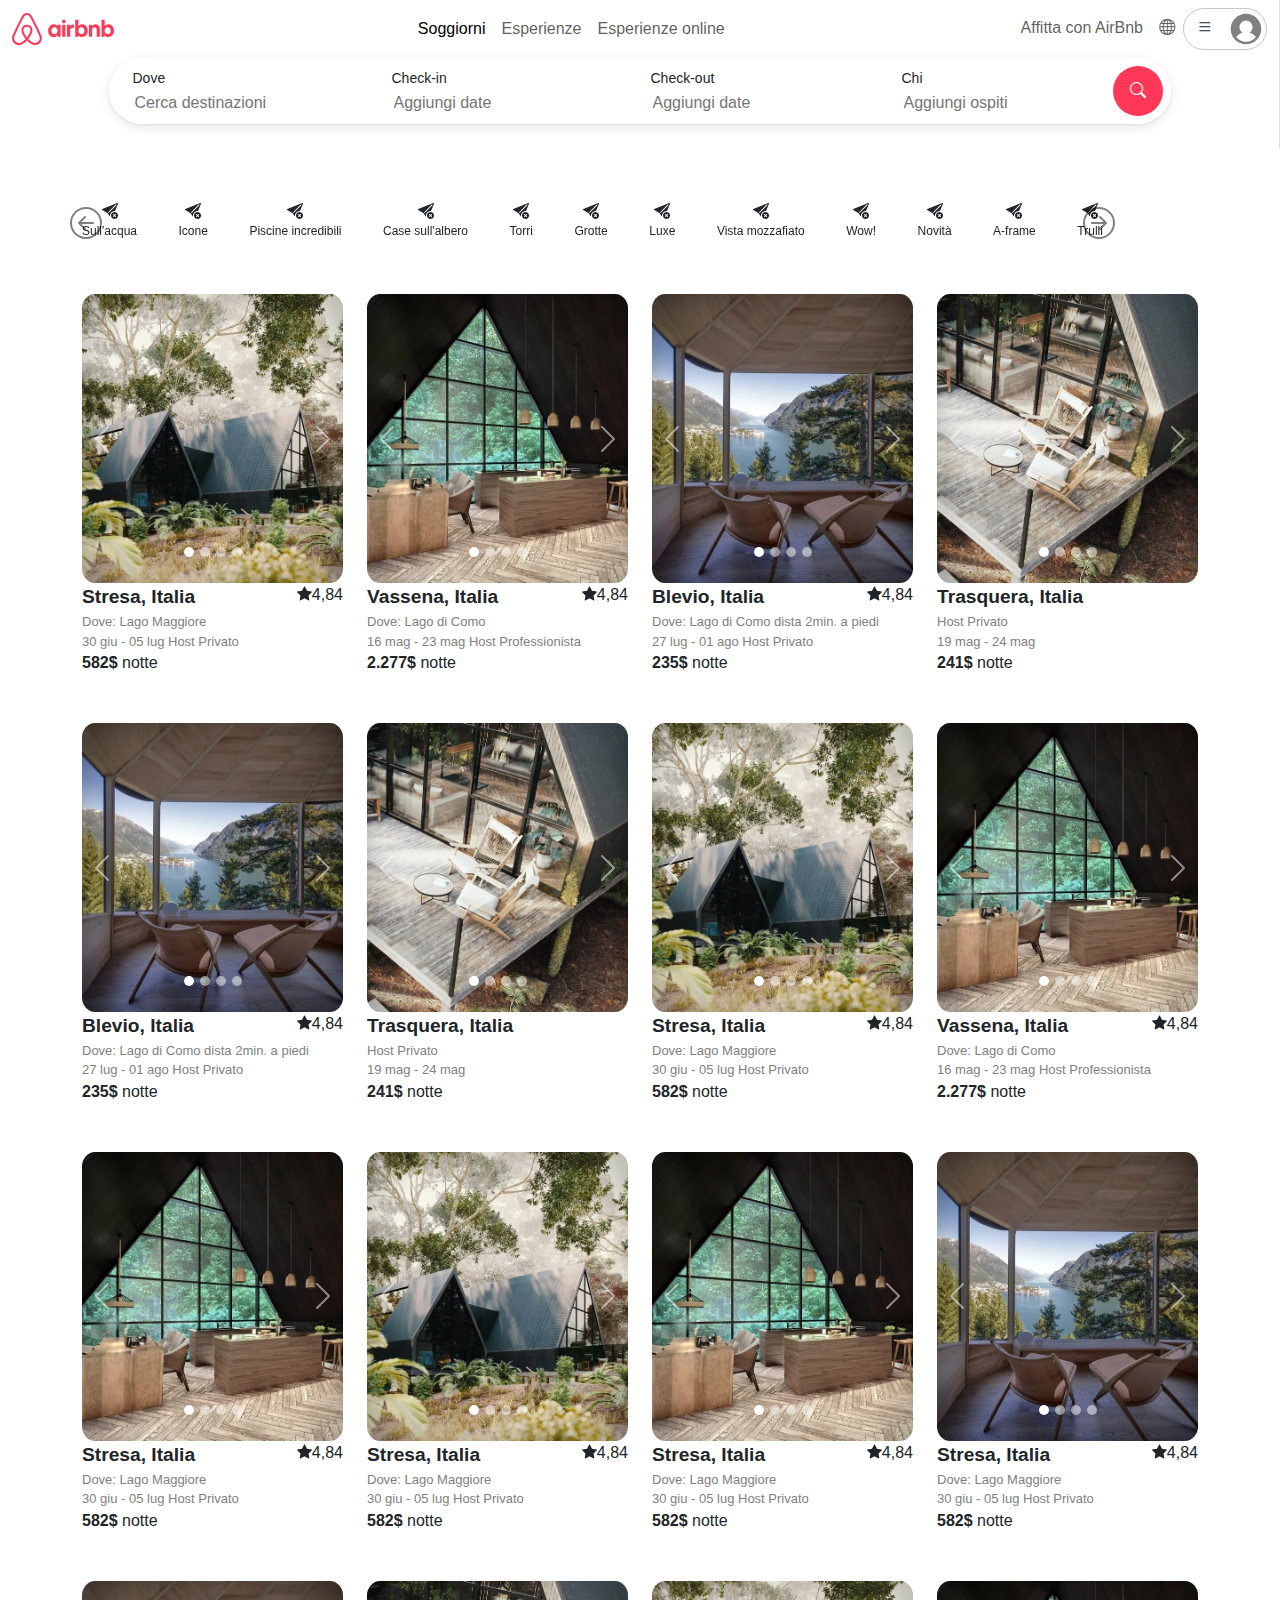
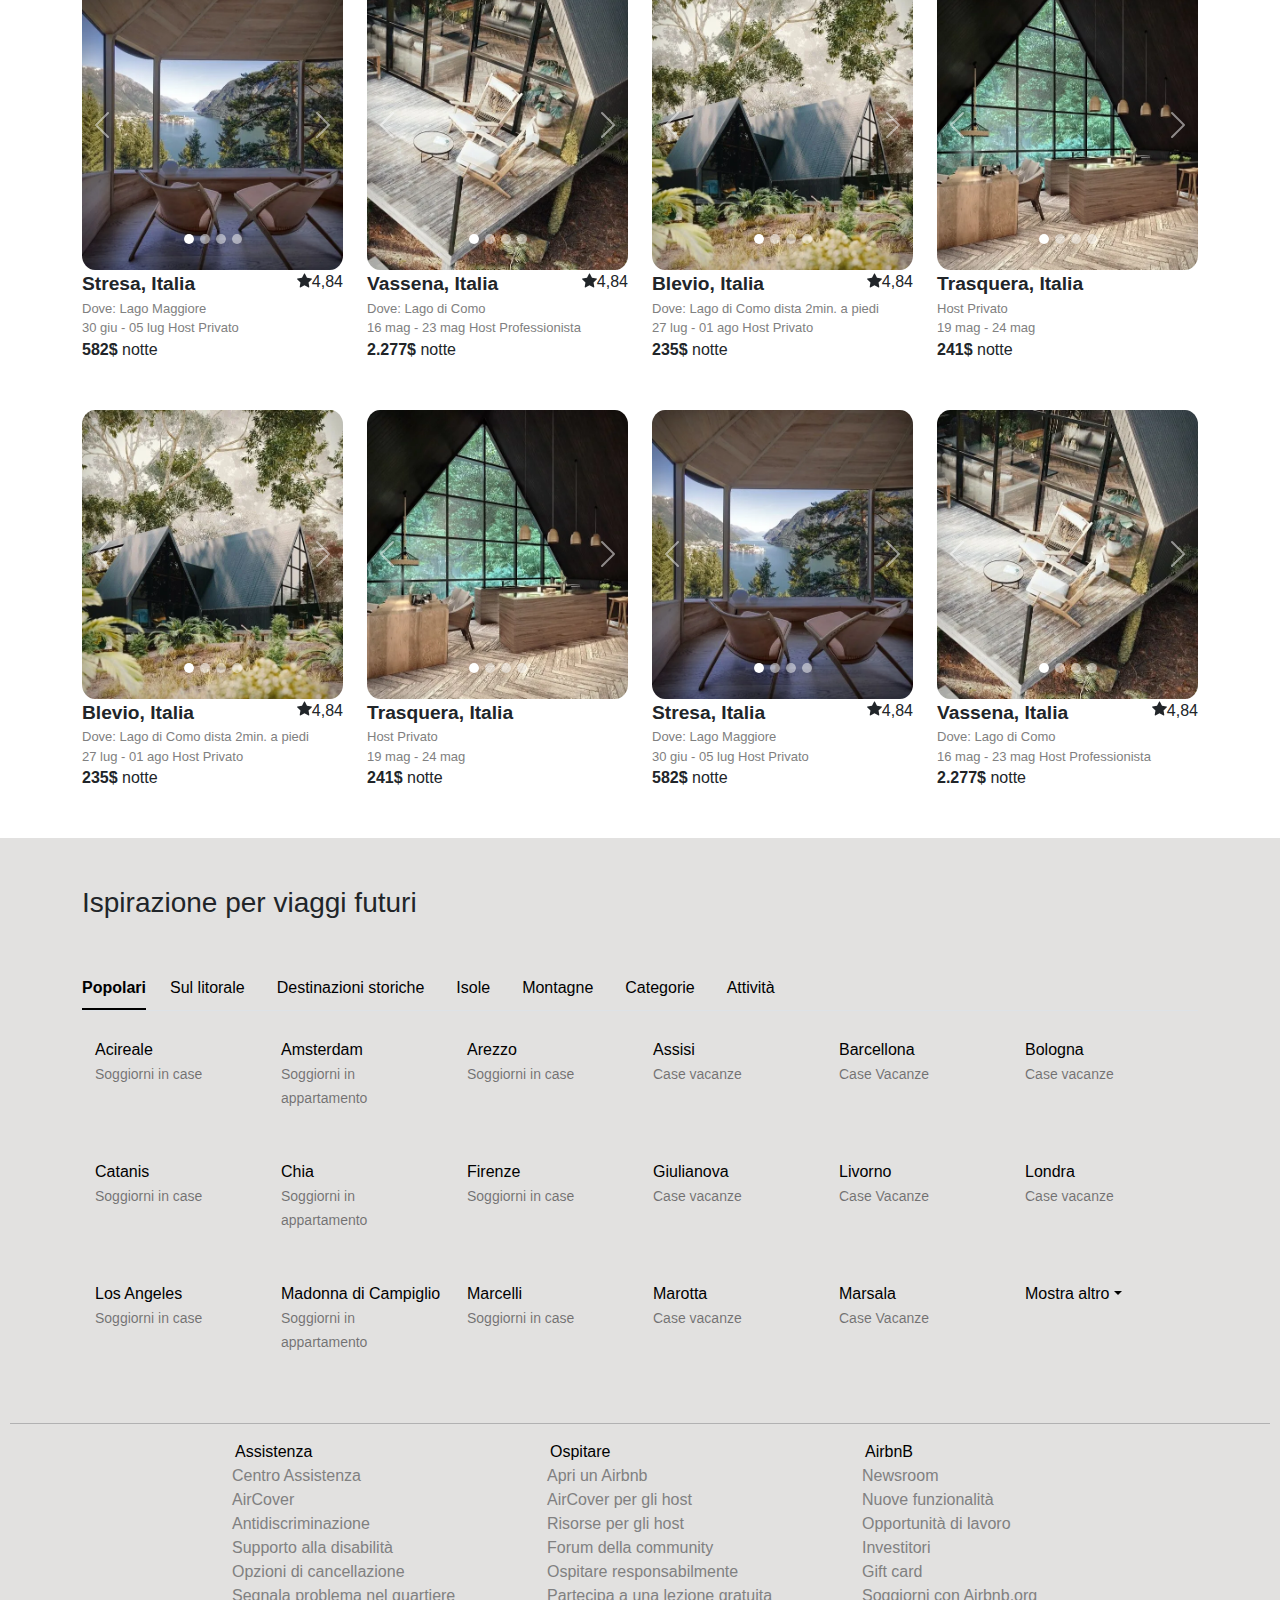
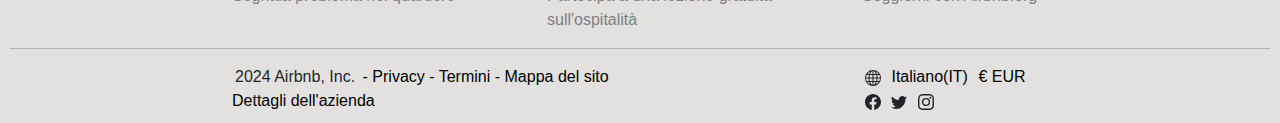
<file: index2Pag.html>
<!doctype html>
<html lang="en">

<head>
  <meta charset="utf-8">
  <meta name="viewport" content="width=device-width, initial-scale=1">
  <title>AirBnb Clone</title>
  <link href="https://cdn.jsdelivr.net/npm/bootstrap@5.3.3/dist/css/bootstrap.min.css" rel="stylesheet"
    integrity="sha384-QWTKZyjpPEjISv5WaRU9OFeRpok6YctnYmDr5pNlyT2bRjXh0JMhjY6hW+ALEwIH" crossorigin="anonymous">
  <link rel="stylesheet" href="https://cdn.jsdelivr.net/npm/bootstrap-icons@1.11.3/font/bootstrap-icons.min.css">
  <link rel="stylesheet" href="./assets/css/style.css">
</head>

<body class="pagina-2">
  <div class="header-wrapper fixed-top bg-white ">
    <header id="mobile-header" class="d-lg-none d-flex justify-content-between p-3 ">
      <div class="fake-form w-100 d-flex rounded-pill px-2 py-1">
        <button type="button" class="btn e rounded-circle"><i
          class="bi bi-search "></i></button>
        <div class="fakeinput-wrapper d-flex flex-column">
          <span class="fake-label"><small>Dove si va?</small></span>
          <span class="fake-input"><small><small>Ovunque...</small></small></span>
        </div>
      </div>
      <a href="#" class="btn mobile-settings rounded-circle p-2 border border-secondary"><i class="bi bi-sliders"></i></a>
    </header>
    <header class="border-end d-none d-lg-block">
      <nav class="navbar navbar-expand-lg ">
        <div class="container-fluid">

          <button class="navbar-toggler" type="button" data-bs-toggle="collapse"
            data-bs-target="#navbarSupportedContent" aria-controls="navbarSupportedContent" aria-expanded="false"
            aria-label="Toggle navigation">
            <span class="navbar-toggler-icon"></span>
          </button>
          <div class="collapse navbar-collapse justify-content-between">
            <a class="navbar-brand" href="/Nuova-cartella_progettoM3/indexHome.html">
              <svg width="102" height="32" style="display:block">
                <path
                  d="M29.3864 22.7101C29.2429 22.3073 29.0752 21.9176 28.9157 21.5565C28.6701 21.0011 28.4129 20.4446 28.1641 19.9067L28.1444 19.864C25.9255 15.0589 23.5439 10.1881 21.0659 5.38701L20.9607 5.18316C20.7079 4.69289 20.4466 4.18596 20.1784 3.68786C19.8604 3.0575 19.4745 2.4636 19.0276 1.91668C18.5245 1.31651 17.8956 0.833822 17.1853 0.502654C16.475 0.171486 15.7005 -9.83959e-05 14.9165 4.23317e-08C14.1325 9.84805e-05 13.3581 0.171877 12.6478 0.503224C11.9376 0.834571 11.3088 1.31742 10.8059 1.91771C10.3595 2.46476 9.97383 3.05853 9.65572 3.68858C9.38521 4.19115 9.12145 4.70278 8.8664 5.19757L8.76872 5.38696C6.29061 10.1884 3.90903 15.0592 1.69015 19.8639L1.65782 19.9338C1.41334 20.463 1.16057 21.0102 0.919073 21.5563C0.75949 21.9171 0.592009 22.3065 0.448355 22.7103C0.0369063 23.8104 -0.094204 24.9953 0.0668098 26.1585C0.237562 27.334 0.713008 28.4447 1.44606 29.3804C2.17911 30.3161 3.14434 31.0444 4.24614 31.4932C5.07835 31.8299 5.96818 32.002 6.86616 32C7.14824 31.9999 7.43008 31.9835 7.71027 31.9509C8.846 31.8062 9.94136 31.4366 10.9321 30.8639C12.2317 30.1338 13.5152 29.0638 14.9173 27.5348C16.3194 29.0638 17.6029 30.1338 18.9025 30.8639C19.8932 31.4367 20.9886 31.8062 22.1243 31.9509C22.4045 31.9835 22.6864 31.9999 22.9685 32C23.8664 32.002 24.7561 31.8299 25.5883 31.4932C26.6901 31.0444 27.6554 30.3161 28.3885 29.3804C29.1216 28.4447 29.5971 27.3341 29.7679 26.1585C29.9287 24.9952 29.7976 23.8103 29.3864 22.7101ZM14.9173 24.377C13.1816 22.1769 12.0678 20.1338 11.677 18.421C11.5169 17.7792 11.4791 17.1131 11.5656 16.4573C11.6339 15.9766 11.8105 15.5176 12.0821 15.1148C12.4163 14.6814 12.8458 14.3304 13.3374 14.0889C13.829 13.8475 14.3696 13.7219 14.9175 13.7219C15.4655 13.722 16.006 13.8476 16.4976 14.0892C16.9892 14.3307 17.4186 14.6817 17.7528 15.1151C18.0244 15.5181 18.201 15.9771 18.2693 16.4579C18.3556 17.114 18.3177 17.7803 18.1573 18.4223C17.7661 20.1349 16.6526 22.1774 14.9173 24.377ZM27.7406 25.8689C27.6212 26.6908 27.2887 27.4674 26.7762 28.1216C26.2636 28.7759 25.5887 29.2852 24.8183 29.599C24.0393 29.9111 23.1939 30.0217 22.3607 29.9205C21.4946 29.8089 20.6599 29.5239 19.9069 29.0824C18.7501 28.4325 17.5791 27.4348 16.2614 25.9712C18.3591 23.3846 19.669 21.0005 20.154 18.877C20.3723 17.984 20.4196 17.0579 20.2935 16.1475C20.1791 15.3632 19.8879 14.615 19.4419 13.9593C18.9194 13.2519 18.2378 12.6768 17.452 12.2805C16.6661 11.8842 15.798 11.6777 14.9175 11.6777C14.0371 11.6777 13.1689 11.8841 12.383 12.2803C11.5971 12.6765 10.9155 13.2515 10.393 13.9589C9.94707 14.6144 9.65591 15.3624 9.5414 16.1465C9.41524 17.0566 9.4623 17.9822 9.68011 18.8749C10.1648 20.9993 11.4748 23.384 13.5732 25.9714C12.2555 27.4348 11.0845 28.4325 9.92769 29.0825C9.17468 29.5239 8.34007 29.809 7.47395 29.9205C6.64065 30.0217 5.79525 29.9111 5.0162 29.599C4.24581 29.2852 3.57092 28.7759 3.05838 28.1217C2.54585 27.4674 2.21345 26.6908 2.09411 25.8689C1.97932 25.0334 2.07701 24.1825 2.37818 23.3946C2.49266 23.0728 2.62663 22.757 2.7926 22.3818C3.0274 21.851 3.27657 21.3115 3.51759 20.7898L3.54996 20.7197C5.75643 15.9419 8.12481 11.0982 10.5894 6.32294L10.6875 6.13283C10.9384 5.64601 11.1979 5.14267 11.4597 4.6563C11.7101 4.15501 12.0132 3.68171 12.3639 3.2444C12.6746 2.86903 13.0646 2.56681 13.5059 2.35934C13.9473 2.15186 14.4291 2.04426 14.9169 2.04422C15.4047 2.04418 15.8866 2.15171 16.3279 2.35911C16.7693 2.56651 17.1593 2.86867 17.4701 3.24399C17.821 3.68097 18.1242 4.15411 18.3744 4.65538C18.6338 5.13742 18.891 5.63623 19.1398 6.11858L19.2452 6.32315C21.7097 11.0979 24.078 15.9415 26.2847 20.7201L26.3046 20.7631C26.5498 21.2936 26.8033 21.8419 27.042 22.382C27.2082 22.7577 27.3424 23.0738 27.4566 23.3944C27.7576 24.1824 27.8553 25.0333 27.7406 25.8689Z"
                  fill="#FF3858"></path>
                <path
                  d="M41.6847 24.1196C40.8856 24.1196 40.1505 23.9594 39.4792 23.6391C38.808 23.3188 38.2327 22.8703 37.7212 22.2937C37.2098 21.7172 36.8263 21.0445 36.5386 20.3078C36.2509 19.539 36.123 18.7062 36.123 17.8093C36.123 16.9124 36.2829 16.0475 36.5705 15.2787C36.8582 14.51 37.2737 13.8373 37.7852 13.2287C38.2966 12.6521 38.9039 12.1716 39.6071 11.8513C40.3103 11.531 41.0455 11.3708 41.8765 11.3708C42.6756 11.3708 43.3788 11.531 44.0181 11.8833C44.6574 12.2037 45.1688 12.6841 45.5843 13.2927L45.6802 11.7232H48.6209V23.7992H45.6802L45.5843 22.0375C45.1688 22.6781 44.6254 23.1906 43.9222 23.575C43.2829 23.9274 42.5158 24.1196 41.6847 24.1196ZM42.4519 21.2367C43.0272 21.2367 43.5386 21.0765 44.0181 20.7882C44.4656 20.4679 44.8172 20.0515 45.1049 19.539C45.3606 19.0265 45.4884 18.4179 45.4884 17.7452C45.4884 17.0725 45.3606 16.4639 45.1049 15.9514C44.8492 15.4389 44.4656 15.0225 44.0181 14.7022C43.5706 14.3818 43.0272 14.2537 42.4519 14.2537C41.8765 14.2537 41.3651 14.4139 40.8856 14.7022C40.4382 15.0225 40.0866 15.4389 39.7989 15.9514C39.5432 16.4639 39.4153 17.0725 39.4153 17.7452C39.4153 18.4179 39.5432 19.0265 39.7989 19.539C40.0546 20.0515 40.4382 20.4679 40.8856 20.7882C41.3651 21.0765 41.8765 21.2367 42.4519 21.2367ZM53.6392 8.4559C53.6392 8.80825 53.5753 9.12858 53.4154 9.38483C53.2556 9.64109 53.0319 9.86531 52.7442 10.0255C52.4565 10.1856 52.1369 10.2497 51.8173 10.2497C51.4976 10.2497 51.178 10.1856 50.8903 10.0255C50.6026 9.86531 50.3789 9.64109 50.2191 9.38483C50.0592 9.09654 49.9953 8.80825 49.9953 8.4559C49.9953 8.10355 50.0592 7.78323 50.2191 7.52697C50.3789 7.23868 50.6026 7.04649 50.8903 6.88633C51.178 6.72617 51.4976 6.66211 51.8173 6.66211C52.1369 6.66211 52.4565 6.72617 52.7442 6.88633C53.0319 7.04649 53.2556 7.27072 53.4154 7.52697C53.5433 7.78323 53.6392 8.07152 53.6392 8.4559ZM50.2191 23.7672V11.6911H53.4154V23.7672H50.2191V23.7672ZM61.9498 14.8623V14.8943C61.79 14.8303 61.5982 14.7982 61.4383 14.7662C61.2466 14.7342 61.0867 14.7342 60.895 14.7342C60 14.7342 59.3287 14.9904 58.8812 15.535C58.4018 16.0795 58.178 16.8483 58.178 17.8413V23.7672H54.9817V11.6911H57.9223L58.0182 13.517C58.3379 12.8763 58.7214 12.3958 59.2648 12.0435C59.7762 11.6911 60.3835 11.531 61.0867 11.531C61.3105 11.531 61.5342 11.563 61.726 11.595C61.8219 11.6271 61.8858 11.6271 61.9498 11.6591V14.8623ZM63.2283 23.7672V6.72617H66.4247V13.2287C66.8722 12.6521 67.3836 12.2036 68.0229 11.8513C68.6622 11.531 69.3654 11.3388 70.1645 11.3388C70.9635 11.3388 71.6987 11.4989 72.3699 11.8193C73.0412 12.1396 73.6165 12.588 74.128 13.1646C74.6394 13.7412 75.0229 14.4139 75.3106 15.1506C75.5983 15.9194 75.7261 16.7522 75.7261 17.6491C75.7261 18.546 75.5663 19.4109 75.2787 20.1796C74.991 20.9484 74.5755 21.6211 74.064 22.2297C73.5526 22.8063 72.9453 23.2867 72.2421 23.6071C71.5389 23.9274 70.8037 24.0875 69.9727 24.0875C69.1736 24.0875 68.4704 23.9274 67.8311 23.575C67.1918 23.2547 66.6804 22.7742 66.2649 22.1656L66.169 23.7352L63.2283 23.7672ZM69.3973 21.2367C69.9727 21.2367 70.4841 21.0765 70.9635 20.7882C71.411 20.4679 71.7626 20.0515 72.0503 19.539C72.306 19.0265 72.4339 18.4179 72.4339 17.7452C72.4339 17.0725 72.306 16.4639 72.0503 15.9514C71.7626 15.4389 71.411 15.0225 70.9635 14.7022C70.5161 14.3818 69.9727 14.2537 69.3973 14.2537C68.822 14.2537 68.3106 14.4139 67.8311 14.7022C67.3836 15.0225 67.032 15.4389 66.7443 15.9514C66.4886 16.4639 66.3608 17.0725 66.3608 17.7452C66.3608 18.4179 66.4886 19.0265 66.7443 19.539C67 20.0515 67.3836 20.4679 67.8311 20.7882C68.3106 21.0765 68.822 21.2367 69.3973 21.2367ZM76.9408 23.7672V11.6911H79.8814L79.9773 13.2607C80.3289 12.6841 80.8084 12.2357 81.4157 11.8833C82.023 11.531 82.7262 11.3708 83.5253 11.3708C84.4203 11.3708 85.1874 11.595 85.8267 12.0115C86.4979 12.4279 87.0094 13.0365 87.361 13.8053C87.7126 14.574 87.9043 15.5029 87.9043 16.56V23.7992H84.708V16.9764C84.708 16.1436 84.5162 15.4709 84.1326 14.9904C83.7491 14.51 83.2376 14.2537 82.5664 14.2537C82.0869 14.2537 81.6714 14.3498 81.2878 14.574C80.9362 14.7982 80.6486 15.0865 80.4248 15.503C80.2011 15.8873 80.1052 16.3678 80.1052 16.8483V23.7672H76.9408V23.7672ZM89.5025 23.7672V6.72617H92.6989V13.2287C93.1464 12.6521 93.6578 12.2036 94.2971 11.8513C94.9364 11.531 95.6396 11.3388 96.4387 11.3388C97.2378 11.3388 97.9729 11.4989 98.6442 11.8193C99.3154 12.1396 99.8907 12.588 100.402 13.1646C100.914 13.7412 101.297 14.4139 101.585 15.1506C101.873 15.9194 102 16.7522 102 17.6491C102 18.546 101.841 19.4109 101.553 20.1796C101.265 20.9484 100.85 21.6211 100.338 22.2297C99.8268 22.8063 99.2195 23.2867 98.5163 23.6071C97.8131 23.9274 97.0779 24.0875 96.2469 24.0875C95.4478 24.0875 94.7446 23.9274 94.1053 23.575C93.466 23.2547 92.9546 22.7742 92.5391 22.1656L92.4432 23.7352L89.5025 23.7672ZM95.7035 21.2367C96.2788 21.2367 96.7903 21.0765 97.2697 20.7882C97.7172 20.4679 98.0688 20.0515 98.3565 19.539C98.6122 19.0265 98.7401 18.4179 98.7401 17.7452C98.7401 17.0725 98.6122 16.4639 98.3565 15.9514C98.1008 15.4389 97.7172 15.0225 97.2697 14.7022C96.8222 14.3818 96.2788 14.2537 95.7035 14.2537C95.1281 14.2537 94.6167 14.4139 94.1373 14.7022C93.6898 15.0225 93.3382 15.4389 93.0505 15.9514C92.7628 16.4639 92.6669 17.0725 92.6669 17.7452C92.6669 18.4179 92.7948 19.0265 93.0505 19.539C93.3062 20.0515 93.6898 20.4679 94.1373 20.7882C94.6167 21.0765 95.0962 21.2367 95.7035 21.2367Z"
                  fill="#FF3858"></path>
              </svg>
            </a>

            <ul class="navbar-nav mb-2 mb-lg-0">
              <li class="nav-item">
                <a class="nav-link active" aria-current="page" href="#">Soggiorni</a>
              </li>
              <li class="nav-item">
                <a class="nav-link" href="#">Esperienze</a>
              </li>
              <li class="nav-item">
                <a class="nav-link" href="#">Esperienze online</a>
              </li>
            </ul>
            <div class="right-menu-wrapper d-flex ">
              <ul class="navbar-nav mb-2 mb-lg-0">
                <li class="nav-item">
                  <a class="nav-link" href="#">Affitta con AirBnb</a>
                </li>
                <li class="nav-item">
                  <a class="nav-link" href="#"><i class="bi bi-globe"></i></a>
                </li>
                <li class="nav-item d-flex rounded-pill  border border-secondary-subtle">
                  <div class="dropdown-center">
                    <button class="btn " type="button" data-bs-toggle="dropdown" aria-expanded="false">
                      <i class="bi bi-list"></i>
                    </button>
                    <ul class="dropdown-menu p-0 dropdown-menu-start dropdown-menu-lg-end">
                      <li><a class="dropdown-item" href="#">Registrati</a></li>
                      <li><a class="dropdown-item" href="#">Accedi</a></li>
                      <li><a class="dropdown-item p-0" href="#">
                          <hr>
                        </a></li>
                      <li><a class="dropdown-item" href="#">Gift Card</a></li>
                      <li><a class="dropdown-item" href="#">Affitta con AirBnb</a></li>
                      <li><a class="dropdown-item" href="#">Centro assistenza</a></li>
                    </ul>
                  </div>
                  <a href="#" class="p-1">
                    <svg xmlns="http://www.w3.org/2000/svg" viewBox="0 0 32 32" aria-hidden="true" role="presentation"
                      focusable="false" style="display: block; height: 32px; width: 32px; fill: grey;">
                      <path
                        d="M16 .7C7.56.7.7 7.56.7 16S7.56 31.3 16 31.3 31.3 24.44 31.3 16 24.44.7 16 .7zm0 28c-4.02 0-7.6-1.88-9.93-4.81a12.43 12.43 0 0 1 6.45-4.4A6.5 6.5 0 0 1 9.5 14a6.5 6.5 0 0 1 13 0 6.51 6.51 0 0 1-3.02 5.5 12.42 12.42 0 0 1 6.45 4.4A12.67 12.67 0 0 1 16 28.7z">
                      </path>
                    </svg>
                  </a>


                </li>
              </ul>

            </div>

          </div>

        </div>

      </nav>
      <div class="big-searchbar d-flex justify-content-center w-100">
        <div class="form-wrapper rounded-pill bg-white  mb-4">
          <form action="post" class="d-flex form-container">
            <div class="form-element rounded-pill d-flex flex-column px-4 py-2">
              <label for="dove"><small>Dove</small></label>
              <input type="text" class="border-0" placeholder="Cerca destinazioni">
            </div>
            <div class="form-element rounded-pill d-flex flex-column px-4 py-2">
              <label for="check-in"><small>Check-in</small></label>
              <input type="text" class="border-0" placeholder="Aggiungi date">
            </div>
            <div class="form-element rounded-pill d-flex flex-column px-4 py-2">
              <label for="check-out"><small>Check-out</small></label>
              <input type="text" class="border-0" placeholder="Aggiungi date">
            </div>
            <div class="form-element rounded-pill d-flex flex-row ps-3 pe-2 py-2">
              <div class="last-item-wrapper d-flex flex-column ">
                <label for="chi"><small>Chi</small></label>
                <input type="text" class="border-0" placeholder="Aggiungi ospiti">
              </div>

              <button type="button" class="btn air-red-bg text-white rounded-circle px-3 py-0"><i
                  class="bi bi-search"></i></button>
            </div>
          </form>

        </div>
      </div>

    </header>
  </div>
  <main class="mb-5" style="margin-top: 200px;">
  <!-- <div class="d-block"> <button type="button" class="fixed-top  btn-main bg-primary">Mostra Mappa</button></div>-->
    <section class="container mt-5">
      <div class="row">
        <div id="caro" class="carousel slide col-11 mb-5">
          <div class="carousel-inner">
            <div class="carousel-item active ">
              <div class="icon-group d-flex justify-content-between">
                  <div class="icon-wrapper">
                      <i class="bi bi-send-x-fill"></i>
                      <h4>Sull'acqua</h4>
                  </div>
                  <div class="icon-wrapper">
                      <i class="bi bi-send-x-fill"></i>
                      <h4>Icone</h4>
                  </div>
                  <div class="icon-wrapper">
                      <i class="bi bi-send-x-fill"></i>
                      <h4>Piscine incredibili</h4>
                  </div>
                  <div class="icon-wrapper">
                      <i class="bi bi-send-x-fill"></i>
                      <h4>Case sull'albero</h4>
                  </div>
                  <div class="icon-wrapper">
                      <i class="bi bi-send-x-fill"></i>
                      <h4>Torri</h4>
                  </div>
                  <div class="icon-wrapper">
                      <i class="bi bi-send-x-fill"></i>
                      <h4>Grotte</h4>
                  </div>
                  <div class="icon-wrapper">
                      <i class="bi bi-send-x-fill"></i>
                      <h4>Luxe</h4>
                  </div>
                  <div class="icon-wrapper">
                      <i class="bi bi-send-x-fill"></i>
                      <h4>Vista mozzafiato</h4>
                  </div>
                  <div class="icon-wrapper">
                      <i class="bi bi-send-x-fill"></i>
                      <h4>Wow!</h4>
                  </div>
                  <div class="icon-wrapper">
                      <i class="bi bi-send-x-fill"></i>
                      <h4>Novità</h4>
                  </div>
                  <div class="icon-wrapper">
                      <i class="bi bi-send-x-fill"></i>
                      <h4>A-frame</h4>
                  </div>
                  <div class="icon-wrapper">
                      <i class="bi bi-send-x-fill"></i>
                      <h4>Trulli</h4>
                  </div>
              </div>
            </div>
            <div class="carousel-item ">
              <div class="icon-group d-flex justify-content-between">
                  <div class="icon-wrapper">
                      <i class="bi bi-send-x-fill"></i>
                      <h4>Barche</h4>
                  </div>
                  <div class="icon-wrapper">
                      <i class="bi bi-send-x-fill"></i>
                      <h4>Camping</h4>
                  </div>
                  <div class="icon-wrapper">
                      <i class="bi bi-send-x-fill"></i>
                      <h4>Nel deserto</h4>
                  </div>
                  <div class="icon-wrapper">
                      <i class="bi bi-send-x-fill"></i>
                      <h4>Design</h4>
                  </div>
                  <div class="icon-wrapper">
                      <i class="bi bi-send-x-fill"></i>
                      <h4>Fronte lago</h4>
                  </div>
                  <div class="icon-wrapper">
                      <i class="bi bi-send-x-fill"></i>
                      <h4>Cupole</h4>
                  </div>
                  <div class="icon-wrapper">
                      <i class="bi bi-send-x-fill"></i>
                      <h4>Dimore storiche</h4>
                  </div>
                  <div class="icon-wrapper">
                      <i class="bi bi-send-x-fill"></i>
                      <h4>Agriturismi</h4>
                  </div>
                  <div class="icon-wrapper">
                      <i class="bi bi-send-x-fill"></i>
                      <h4>Campagna</h4>
                  </div>
                  <div class="icon-wrapper">
                      <i class="bi bi-send-x-fill"></i>
                      <h4>Riokan</h4>
                  </div>
                  <div class="icon-wrapper">
                      <i class="bi bi-send-x-fill"></i>
                      <h4>Castelli</h4>
                  </div>
                  <div class="icon-wrapper">
                      <i class="bi bi-send-x-fill"></i>
                      <h4>Vigneti</h4>
                  </div>
              </div>
            </div>
            <div class="carousel-item ">
              <div class="icon-group d-flex justify-content-between">
                  <div class="icon-wrapper">
                      <i class="bi bi-send-x-fill"></i>
                      <h4>Ville</h4>
                  </div>
                  <div class="icon-wrapper">
                      <i class="bi bi-send-x-fill"></i>
                      <h4>Di tendenza</h4>
                  </div>
                  <div class="icon-wrapper">
                      <i class="bi bi-send-x-fill"></i>
                      <h4>B&B</h4>
                  </div>
                  <div class="icon-wrapper">
                      <i class="bi bi-send-x-fill"></i>
                      <h4>Spazi per giocare</h4>
                  </div>
                  <div class="icon-wrapper">
                      <i class="bi bi-send-x-fill"></i>
                      <h4>Parchi nazionali</h4>
                  </div>
                  <div class="icon-wrapper">
                      <i class="bi bi-send-x-fill"></i>
                      <h4>Baite</h4>
                  </div>
                  <div class="icon-wrapper">
                      <i class="bi bi-send-x-fill"></i>
                      <h4>Minsu</h4>
                  </div>
                  <div class="icon-wrapper">
                      <i class="bi bi-send-x-fill"></i>
                      <h4>Luoghi remoti</h4>
                  </div>
                  <div class="icon-wrapper">
                      <i class="bi bi-send-x-fill"></i>
                      <h4>Tropicali</h4>
                  </div>
                  <div class="icon-wrapper">
                      <i class="bi bi-send-x-fill"></i>
                      <h4>Dammusi</h4>
                  </div>
                  <div class="icon-wrapper">
                      <i class="bi bi-send-x-fill"></i>
                      <h4>Isole</h4>
                  </div>
                  <div class="icon-wrapper">
                      <i class="bi bi-send-x-fill"></i>
                      <h4>Lago</h4>
                  </div>
              </div>
            </div>
          </div>
          <button class="carousel-control-prev" type="button" data-bs-target="#caro" data-bs-slide="prev">
            <span class="carousel-control-prev-icon" aria-hidden="true"></span>
            <span class="visually-hidden">Previous</span>
          </button>
          <button class="carousel-control-next" type="button" data-bs-target="#caro" data-bs-slide="next">
            <span class="carousel-control-next-icon" aria-hidden="true"></span>
            <span class="visually-hidden">Next</span>
          </button>
        </div> 
<!-- <div class="col-2"><button class="btn">ciao</button></div> -->
        <div class="col-lg-3 col-md-3 col-6">
          <a href="./index3Pag.html">
            <div id="carousel1" class="carousel slide" > 
              <div class="carousel-indicators">
                <button type="button" data-bs-target="#carousel1" data-bs-slide-to="0" class="active" aria-current="true"
                  aria-label="Slide 1"></button>
                <button type="button" data-bs-target="#carousel1" data-bs-slide-to="1" aria-label="Slide 2"></button>
                <button type="button" data-bs-target="#carousel1" data-bs-slide-to="2" aria-label="Slide 3"></button>
                <button type="button" data-bs-target="#carousel1" data-bs-slide-to="3" aria-label="Slide 4"></button>
              </div>
              <div class="carousel-inner">
                <div class="carousel-item active" >
                  <div class="card">
                    <img src="assets/img/5.webp" class="card-img-top" alt="...">
                  </div>          
                </div>
                <div class="carousel-item">
                  <div class="card">
                    <img src="assets/img/4.webp" class="card-img-top" alt="...">
                  </div>
                </div>
                <div class="carousel-item">
                  <div class="card">
                    <img src="assets/img/3.webp" class="card-img-top" alt="...">
                  </div>
                </div>
                <div class="carousel-item">
                  <div class="card">
                    <img src="assets/img/2.webp" class="card-img-top" alt="...">
                  </div>
                </div>
              </div>
              <button class="carousel-control-prev" type="button" data-bs-target="#carousel1" data-bs-slide="prev">
                <span class="carousel-control-prev-icon" aria-hidden="true"></span>
                <span class="visually-hidden">Previous</span>
              </button>
              <button class="carousel-control-next" type="button" data-bs-target="#carousel1" data-bs-slide="next">
                <span class="carousel-control-next-icon" aria-hidden="true"></span>
                <span class="visually-hidden">Next</span>
              </button>
            </div>
          </a>
          <div class="d-flex flex-wrap justify-content-between">
            <p class="titCard">Stresa, Italia</p>
            <span class="voto"><svg xmlns="http://www.w3.org/2000/svg" width="16" height="16" fill="currentColor" class="bi bi-star-fill" viewBox="0 0 16 16">
              <path d="M3.612 15.443c-.386.198-.824-.149-.746-.592l.83-4.73L.173 6.765c-.329-.314-.158-.888.283-.95l4.898-.696L7.538.792c.197-.39.73-.39.927 0l2.184 4.327 4.898.696c.441.062.612.636.282.95l-3.522 3.356.83 4.73c.078.443-.36.79-.746.592L8 13.187l-4.389 2.256z"/>
            </svg>4,84</span>
          </div>
          <p class="descrizione">Dove: Lago Maggiore</p>
          <p class="descrizione">30 giu - 05 lug Host Privato</p>
          <p class="mb-0"><b>582$</b> notte</p>
        </div>
        <div class="col-lg-3 col-md-3 col-6">
          <a href="./index3Pag.html">
            <div id="carousel2" class="carousel slide">
              <div class="carousel-indicators">
                <button type="button" data-bs-target="#carousel2" data-bs-slide-to="0" class="active" aria-current="true"
                  aria-label="Slide 1"></button>
                <button type="button" data-bs-target="#carousel2" data-bs-slide-to="1" aria-label="Slide 2"></button>
                <button type="button" data-bs-target="#carousel2" data-bs-slide-to="2" aria-label="Slide 3"></button>
                <button type="button" data-bs-target="#carousel2" data-bs-slide-to="3" aria-label="Slide 4"></button>
              </div>
              <div class="carousel-inner">
                <div class="carousel-item active">
                  <div class="card carossello">
                    <img src="assets/img/2.webp" class="card-img-top" alt="...">
                  </div>
                </div>
                <div class="carousel-item">
                  <div class="card">
                    <img src="assets/img/3.webp" class="card-img-top" alt="...">
                  </div>
                </div>
                <div class="carousel-item">
                  <div class="card">
                    <img src="assets/img/4.webp" class="card-img-top" alt="...">
                  </div>
                </div>
                <div class="carousel-item">
                  <div class="card">
                    <img src="assets/img/5.webp" class="card-img-top" alt="...">
                  </div>
                </div>
              </div>
              <button class="carousel-control-prev" type="button" data-bs-target="#carousel2" data-bs-slide="prev">
                <span class="carousel-control-prev-icon" aria-hidden="true"></span>
                <span class="visually-hidden">Previous</span>
              </button>
              <button class="carousel-control-next" type="button" data-bs-target="#carousel2" data-bs-slide="next">
                <span class="carousel-control-next-icon" aria-hidden="true"></span>
                <span class="visually-hidden">Next</span>
              </button>
            </div>
          </a>
          <div class="d-flex flex-wrap justify-content-between">
            <p class="titCard">Vassena, Italia</p>
            <span class="voto"><svg xmlns="http://www.w3.org/2000/svg" width="16" height="16" fill="currentColor" class="bi bi-star-fill" viewBox="0 0 16 16">
              <path d="M3.612 15.443c-.386.198-.824-.149-.746-.592l.83-4.73L.173 6.765c-.329-.314-.158-.888.283-.95l4.898-.696L7.538.792c.197-.39.73-.39.927 0l2.184 4.327 4.898.696c.441.062.612.636.282.95l-3.522 3.356.83 4.73c.078.443-.36.79-.746.592L8 13.187l-4.389 2.256z"/>
            </svg>4,84</span>
          </div>
          <p class="descrizione">Dove: Lago di Como</p>
          <p class="descrizione">16 mag - 23 mag Host Professionista</p>
          <p class="mb-0"><b>2.277$</b> notte</p>
        </div>
        <div class="col-lg-3 col-md-3 col-6">
          <a href="./index3Pag.html">
            <div id="carousel3" class="carousel slide">
              <div class="carousel-indicators">
                <button type="button" data-bs-target="#carousel3" data-bs-slide-to="0" class="active" aria-current="true"
                  aria-label="Slide 1"></button>
                <button type="button" data-bs-target="#carousel3" data-bs-slide-to="1" aria-label="Slide 2"></button>
                <button type="button" data-bs-target="#carousel3" data-bs-slide-to="2" aria-label="Slide 3"></button>
                <button type="button" data-bs-target="#carousel3" data-bs-slide-to="3" aria-label="Slide 4"></button>
              </div>
              <div class="carousel-inner">
                <div class="carousel-item active">
                  <div class="card carossello">
                    <img src="assets/img/4.webp" class="card-img-top" alt="...">
                  </div>
                </div>
                <div class="carousel-item">
                  <div class="card">
                    <img src="assets/img/3.webp" class="card-img-top" alt="...">
                  </div>
                </div>
                <div class="carousel-item">
                  <div class="card">
                    <img src="assets/img/5.webp" class="card-img-top" alt="...">
                  </div>
                </div>
                <div class="carousel-item">
                  <div class="card">
                    <img src="assets/img/2.webp" class="card-img-top" alt="...">
                  </div>
                </div>
              </div>
              <button class="carousel-control-prev" type="button" data-bs-target="#carousel3" data-bs-slide="prev">
                <span class="carousel-control-prev-icon" aria-hidden="true"></span>
                <span class="visually-hidden">Previous</span>
              </button>
              <button class="carousel-control-next" type="button" data-bs-target="#carousel3" data-bs-slide="next">
                <span class="carousel-control-next-icon" aria-hidden="true"></span>
                <span class="visually-hidden">Next</span>
              </button>
            </div>
          </a>  
          <div class="d-flex flex-wrap justify-content-between">
            <p class="titCard">Blevio, Italia</p>
            <span class="voto"><svg xmlns="http://www.w3.org/2000/svg" width="16" height="16" fill="currentColor" class="bi bi-star-fill" viewBox="0 0 16 16">
              <path d="M3.612 15.443c-.386.198-.824-.149-.746-.592l.83-4.73L.173 6.765c-.329-.314-.158-.888.283-.95l4.898-.696L7.538.792c.197-.39.73-.39.927 0l2.184 4.327 4.898.696c.441.062.612.636.282.95l-3.522 3.356.83 4.73c.078.443-.36.79-.746.592L8 13.187l-4.389 2.256z"/>
            </svg>4,84</span>
          </div>
          <p class="descrizione">Dove: Lago di Como dista 2min. a piedi</p>
          <p class="descrizione">27 lug - 01 ago Host Privato</p>
          <p class="mb-0"><b>235$</b> notte</p>
        </div>
        <div class="col-lg-3 col-md-3 col-6">
          <a href="./index3Pag.html">
            <div id="carousel4" class="carousel slide">
              <div class="carousel-indicators">
                <button type="button" data-bs-target="#carousel4" data-bs-slide-to="0" class="active" aria-current="true"
                  aria-label="Slide 1"></button>
                <button type="button" data-bs-target="#carousel4" data-bs-slide-to="1" aria-label="Slide 2"></button>
                <button type="button" data-bs-target="#carousel4" data-bs-slide-to="2" aria-label="Slide 3"></button>
                <button type="button" data-bs-target="#carousel4" data-bs-slide-to="3" aria-label="Slide 4"></button>
              </div>
              <div class="carousel-inner">
                <div class="carousel-item active">
                  <div class="card carossello">
                    <img src="assets/img/3.webp" class="card-img-top" alt="...">
                  </div>
                </div>
                <div class="carousel-item">
                  <div class="card">
                    <img src="assets/img/5.webp" class="card-img-top" alt="...">
                  </div>
                </div>
                <div class="carousel-item">
                  <div class="card">
                    <img src="assets/img/2.webp" class="card-img-top" alt="...">
                  </div>
                </div>
                <div class="carousel-item">
                  <div class="card">
                    <img src="assets/img/4.webp" class="card-img-top" alt="...">
                  </div>
                </div>
              </div>
              <button class="carousel-control-prev" type="button" data-bs-target="#carousel4" data-bs-slide="prev">
                <span class="carousel-control-prev-icon" aria-hidden="true"></span>
                <span class="visually-hidden">Previous</span>
              </button>
              <button class="carousel-control-next" type="button" data-bs-target="#carousel4" data-bs-slide="next">
                <span class="carousel-control-next-icon" aria-hidden="true"></span>
                <span class="visually-hidden">Next</span>
              </button>
            </div>
          </a>
          <div class="d-flex flex-wrap justify-content-between">
            <p class="titCard">Trasquera, Italia</p>
          </div>
          <p class="descrizione">Host Privato</p>
          <p class="descrizione">19 mag - 24 mag </p>
          <p class="mb-0"><b>241$</b> notte</p>
        </div>
      </div>
    </section>
    <section class="container mt-5">
      <div class="row">
        <div class="col-lg-3 col-md-3 col-6">
          <a href="./index3Pag.html">
            <div id="carousel5" class="carousel slide">
              <div class="carousel-indicators">
                <button type="button" data-bs-target="#carousel5" data-bs-slide-to="0" class="active" aria-current="true"
                  aria-label="Slide 1"></button>
                <button type="button" data-bs-target="#carousel5" data-bs-slide-to="1" aria-label="Slide 2"></button>
                <button type="button" data-bs-target="#carousel5" data-bs-slide-to="2" aria-label="Slide 3"></button>
                <button type="button" data-bs-target="#carousel5" data-bs-slide-to="3" aria-label="Slide 4"></button>
              </div>
              <div class="carousel-inner">
                <div class="carousel-item active">
                  <div class="card carossello">
                    <img src="assets/img/4.webp" class="card-img-top" alt="...">
                  </div>
                </div>
                <div class="carousel-item">
                  <div class="card">
                    <img src="assets/img/2.webp" class="card-img-top" alt="...">
                  </div>
                </div>
                <div class="carousel-item">
                  <div class="card">
                    <img src="assets/img/3.webp" class="card-img-top" alt="...">
                  </div>
                </div>
                <div class="carousel-item">
                  <div class="card">
                    <img src="assets/img/5.webp" class="card-img-top" alt="...">
                  </div>
                </div>
              </div>
              <button class="carousel-control-prev" type="button" data-bs-target="#carousel5" data-bs-slide="prev">
                <span class="carousel-control-prev-icon" aria-hidden="true"></span>
                <span class="visually-hidden">Previous</span>
              </button>
              <button class="carousel-control-next" type="button" data-bs-target="#carousel5" data-bs-slide="next">
                <span class="carousel-control-next-icon" aria-hidden="true"></span>
                <span class="visually-hidden">Next</span>
              </button>
            </div>
          </a>
          <div class="d-flex flex-wrap justify-content-between">
            <p class="titCard">Blevio, Italia</p>
            <span class="voto"><svg xmlns="http://www.w3.org/2000/svg" width="16" height="16" fill="currentColor" class="bi bi-star-fill" viewBox="0 0 16 16">
              <path d="M3.612 15.443c-.386.198-.824-.149-.746-.592l.83-4.73L.173 6.765c-.329-.314-.158-.888.283-.95l4.898-.696L7.538.792c.197-.39.73-.39.927 0l2.184 4.327 4.898.696c.441.062.612.636.282.95l-3.522 3.356.83 4.73c.078.443-.36.79-.746.592L8 13.187l-4.389 2.256z"/>
            </svg>4,84</span>
          </div>
          <p class="descrizione">Dove: Lago di Como dista 2min. a piedi</p>
          <p class="descrizione">27 lug - 01 ago Host Privato</p>
          <p class="mb-0"><b>235$</b> notte</p>
        </div>
        <div class="col-lg-3 col-md-3 col-6">
          <a href="./index3Pag.html">
            <div id="carousel6" class="carousel slide">
              <div class="carousel-indicators">
                <button type="button" data-bs-target="#carousel6" data-bs-slide-to="0" class="active" aria-current="true"
                  aria-label="Slide 1"></button>
                <button type="button" data-bs-target="#carousel6" data-bs-slide-to="1" aria-label="Slide 2"></button>
                <button type="button" data-bs-target="#carousel6" data-bs-slide-to="2" aria-label="Slide 3"></button>
                <button type="button" data-bs-target="#carousel6" data-bs-slide-to="3" aria-label="Slide 4"></button>
              </div>
              <div class="carousel-inner">
                <div class="carousel-item active">
                  <div class="card carossello">
                    <img src="assets/img/3.webp" class="card-img-top" alt="...">
                  </div>
                </div>
                <div class="carousel-item">
                  <div class="card">
                    <img src="assets/img/5.webp" class="card-img-top" alt="...">
                  </div>
                </div>
                <div class="carousel-item">
                  <div class="card">
                    <img src="assets/img/4.webp" class="card-img-top" alt="...">
                  </div>
                </div>
                <div class="carousel-item">
                  <div class="card">
                    <img src="assets/img/2.webp" class="card-img-top" alt="...">
                  </div>
                </div>
              </div>
              <button class="carousel-control-prev" type="button" data-bs-target="#carousel6" data-bs-slide="prev">
                <span class="carousel-control-prev-icon" aria-hidden="true"></span>
                <span class="visually-hidden">Previous</span>
              </button>
              <button class="carousel-control-next" type="button" data-bs-target="#carousel6" data-bs-slide="next">
                <span class="carousel-control-next-icon" aria-hidden="true"></span>
                <span class="visually-hidden">Next</span>
              </button>
            </div>
          </a>
          <div class="d-flex flex-wrap justify-content-between">
            <p class="titCard">Trasquera, Italia</p>
          </div>
          <p class="descrizione">Host Privato</p>
          <p class="descrizione">19 mag - 24 mag </p>
          <p class="mb-0"><b>241$</b> notte</p>
        </div>
        <div class="col-lg-3 col-md-3 col-6">
          <a href="./index3Pag.html">
            <div id="carousel7" class="carousel slide">
              <div class="carousel-indicators">
                <button type="button" data-bs-target="#carousel7" data-bs-slide-to="0" class="active" aria-current="true"
                  aria-label="Slide 1"></button>
                <button type="button" data-bs-target="#carousel7" data-bs-slide-to="1" aria-label="Slide 2"></button>
                <button type="button" data-bs-target="#carousel7" data-bs-slide-to="2" aria-label="Slide 3"></button>
                <button type="button" data-bs-target="#carousel7" data-bs-slide-to="3" aria-label="Slide 4"></button>
              </div>
              <div class="carousel-inner">
                <div class="carousel-item active">
                  <div class="card carossello">
                    <img src="assets/img/5.webp" class="card-img-top" alt="...">
                  </div>
                </div>
                <div class="carousel-item">
                  <div class="card">
                    <img src="assets/img/3.webp" class="card-img-top" alt="...">
                  </div>
                </div>
                <div class="carousel-item">
                  <div class="card">
                    <img src="assets/img/2.webp" class="card-img-top" alt="...">
                  </div>
                </div>
                <div class="carousel-item">
                  <div class="card">
                    <img src="assets/img/4.webp" class="card-img-top" alt="...">
                  </div>
                </div>
              </div>
              <button class="carousel-control-prev" type="button" data-bs-target="#carousel7" data-bs-slide="prev">
                <span class="carousel-control-prev-icon" aria-hidden="true"></span>
                <span class="visually-hidden">Previous</span>
              </button>
              <button class="carousel-control-next" type="button" data-bs-target="#carousel7" data-bs-slide="next">
                <span class="carousel-control-next-icon" aria-hidden="true"></span>
                <span class="visually-hidden">Next</span>
              </button>
            </div>
          </a>
          <div class="d-flex flex-wrap justify-content-between">
            <p class="titCard">Stresa, Italia</p>
            <span class="voto"><svg xmlns="http://www.w3.org/2000/svg" width="16" height="16" fill="currentColor" class="bi bi-star-fill" viewBox="0 0 16 16">
              <path d="M3.612 15.443c-.386.198-.824-.149-.746-.592l.83-4.73L.173 6.765c-.329-.314-.158-.888.283-.95l4.898-.696L7.538.792c.197-.39.73-.39.927 0l2.184 4.327 4.898.696c.441.062.612.636.282.95l-3.522 3.356.83 4.73c.078.443-.36.79-.746.592L8 13.187l-4.389 2.256z"/>
            </svg>4,84</span>
          </div>
          <p class="descrizione">Dove: Lago Maggiore</p>
          <p class="descrizione">30 giu - 05 lug Host Privato</p>
          <p class="mb-0"><b>582$</b> notte</p>
        </div>
        <div class="col-lg-3 col-md-3 col-6">
          <a href="./index3Pag.html">
            <div id="carousel8" class="carousel slide">
              <div class="carousel-indicators">
                <button type="button" data-bs-target="#carousel8" data-bs-slide-to="0" class="active" aria-current="true"
                  aria-label="Slide 1"></button>
                <button type="button" data-bs-target="#carousel8" data-bs-slide-to="1" aria-label="Slide 2"></button>
                <button type="button" data-bs-target="#carousel8" data-bs-slide-to="2" aria-label="Slide 3"></button>
                <button type="button" data-bs-target="#carousel8" data-bs-slide-to="3" aria-label="Slide 4"></button>
              </div>
              <div class="carousel-inner">
                <div class="carousel-item active">
                  <div class="card carossello">
                    <img src="assets/img/2.webp" class="card-img-top" alt="...">
                  </div>
                </div>
                <div class="carousel-item">
                  <div class="card">
                    <img src="assets/img/4.webp" class="card-img-top" alt="...">
                  </div>
                </div>
                <div class="carousel-item">
                  <div class="card">
                    <img src="assets/img/5.webp" class="card-img-top" alt="...">
                  </div>
                </div>
                <div class="carousel-item">
                  <div class="card">
                    <img src="assets/img/3.webp" class="card-img-top" alt="...">
                  </div>
                </div>
              </div>
              <button class="carousel-control-prev" type="button" data-bs-target="#carousel8" data-bs-slide="prev">
                <span class="carousel-control-prev-icon" aria-hidden="true"></span>
                <span class="visually-hidden">Previous</span>
              </button>
              <button class="carousel-control-next" type="button" data-bs-target="#carousel8" data-bs-slide="next">
                <span class="carousel-control-next-icon" aria-hidden="true"></span>
                <span class="visually-hidden">Next</span>
              </button>
            </div>
          </a>
          <div class="d-flex flex-wrap justify-content-between">
            <p class="titCard">Vassena, Italia</p>
            <span class="voto"><svg xmlns="http://www.w3.org/2000/svg" width="16" height="16" fill="currentColor" class="bi bi-star-fill" viewBox="0 0 16 16">
              <path d="M3.612 15.443c-.386.198-.824-.149-.746-.592l.83-4.73L.173 6.765c-.329-.314-.158-.888.283-.95l4.898-.696L7.538.792c.197-.39.73-.39.927 0l2.184 4.327 4.898.696c.441.062.612.636.282.95l-3.522 3.356.83 4.73c.078.443-.36.79-.746.592L8 13.187l-4.389 2.256z"/>
            </svg>4,84</span>
          </div>
          <p class="descrizione">Dove: Lago di Como</p>
          <p class="descrizione">16 mag - 23 mag Host Professionista</p>
          <p class="mb-0"><b>2.277$</b> notte</p>
        </div>
      </div>
    </section>
    <section class="container mt-5 carosello">
      <div class="row">
        <div class="col-lg-3 col-md-3 col-6">
          <a href="./index3Pag.html">
            <div id="carousel9" class="carousel slide">
              <div class="carousel-indicators">
                <button type="button" data-bs-target="#carousel9" data-bs-slide-to="0" class="active" aria-current="true"
                  aria-label="Slide 1"></button>
                <button type="button" data-bs-target="#carousel9" data-bs-slide-to="1" aria-label="Slide 2"></button>
                <button type="button" data-bs-target="#carousel9" data-bs-slide-to="2" aria-label="Slide 3"></button>
                <button type="button" data-bs-target="#carousel9" data-bs-slide-to="3" aria-label="Slide 4"></button>
              </div>
              <div class="carousel-inner">
                <div class="carousel-item active">
                  <div class="card carossello">
                    <img src="assets/img/2.webp" class="card-img-top" alt="...">
                  </div>
                </div>
                <div class="carousel-item">
                  <div class="card">
                    <img src="assets/img/3.webp" class="card-img-top" alt="...">
                  </div>
                </div>
                <div class="carousel-item">
                  <div class="card">
                    <img src="assets/img/4.webp" class="card-img-top" alt="...">
                  </div>
                </div>
                <div class="carousel-item">
                  <div class="card">
                    <img src="assets/img/5.webp" class="card-img-top" alt="...">
                  </div>
                </div>
              </div>
              <button class="carousel-control-prev" type="button" data-bs-target="#carousel9" data-bs-slide="prev">
                <span class="carousel-control-prev-icon" aria-hidden="true"></span>
                <span class="visually-hidden">Previous</span>
              </button>
              <button class="carousel-control-next" type="button" data-bs-target="#carousel9" data-bs-slide="next">
                <span class="carousel-control-next-icon" aria-hidden="true"></span>
                <span class="visually-hidden">Next</span>
              </button>
            </div>
          </a>
          <div class="d-flex flex-wrap justify-content-between">
            <p class="titCard">Stresa, Italia</p>
            <span class="voto"><svg xmlns="http://www.w3.org/2000/svg" width="16" height="16" fill="currentColor" class="bi bi-star-fill" viewBox="0 0 16 16">
              <path d="M3.612 15.443c-.386.198-.824-.149-.746-.592l.83-4.73L.173 6.765c-.329-.314-.158-.888.283-.95l4.898-.696L7.538.792c.197-.39.73-.39.927 0l2.184 4.327 4.898.696c.441.062.612.636.282.95l-3.522 3.356.83 4.73c.078.443-.36.79-.746.592L8 13.187l-4.389 2.256z"/>
            </svg>4,84</span>
          </div>
          <p class="descrizione">Dove: Lago Maggiore</p>
          <p class="descrizione">30 giu - 05 lug Host Privato</p>
          <p class="mb-0"><b>582$</b> notte</p>
        </div>
        <div class="col-lg-3 col-md-3 col-6">
          <a href="./index3Pag.html">
            <div id="carousel10" class="carousel slide">
              <div class="carousel-indicators">
                <button type="button" data-bs-target="#carousel10" data-bs-slide-to="0" class="active" aria-current="true"
                  aria-label="Slide 1"></button>
                <button type="button" data-bs-target="#carousel10" data-bs-slide-to="1" aria-label="Slide 2"></button>
                <button type="button" data-bs-target="#carousel10" data-bs-slide-to="2" aria-label="Slide 3"></button>
                <button type="button" data-bs-target="#carousel10" data-bs-slide-to="3" aria-label="Slide 4"></button>
              </div>
              <div class="carousel-inner">
                <div class="carousel-item active">
                  <div class="card carossello">
                    <img src="assets/img/5.webp" class="card-img-top" alt="...">
                  </div>
                </div>
                <div class="carousel-item">
                  <div class="card">
                    <img src="assets/img/4.webp" class="card-img-top" alt="...">
                  </div>
                </div>
                <div class="carousel-item">
                  <div class="card">
                    <img src="assets/img/3.webp" class="card-img-top" alt="...">
                  </div>
                </div>
                <div class="carousel-item">
                  <div class="card">
                    <img src="assets/img/2.webp" class="card-img-top" alt="...">
                  </div>
                </div>
              </div>
              <button class="carousel-control-prev" type="button" data-bs-target="#carousel10" data-bs-slide="prev">
                <span class="carousel-control-prev-icon" aria-hidden="true"></span>
                <span class="visually-hidden">Previous</span>
              </button>
              <button class="carousel-control-next" type="button" data-bs-target="#carousel10" data-bs-slide="next">
                <span class="carousel-control-next-icon" aria-hidden="true"></span>
                <span class="visually-hidden">Next</span>
              </button>
            </div>
          </a>
          <div class="d-flex flex-wrap justify-content-between">
            <p class="titCard">Stresa, Italia</p>
            <span class="voto"><svg xmlns="http://www.w3.org/2000/svg" width="16" height="16" fill="currentColor" class="bi bi-star-fill" viewBox="0 0 16 16">
              <path d="M3.612 15.443c-.386.198-.824-.149-.746-.592l.83-4.73L.173 6.765c-.329-.314-.158-.888.283-.95l4.898-.696L7.538.792c.197-.39.73-.39.927 0l2.184 4.327 4.898.696c.441.062.612.636.282.95l-3.522 3.356.83 4.73c.078.443-.36.79-.746.592L8 13.187l-4.389 2.256z"/>
            </svg>4,84</span>
          </div>
          <p class="descrizione">Dove: Lago Maggiore</p>
          <p class="descrizione">30 giu - 05 lug Host Privato</p>
          <p class="mb-0"><b>582$</b> notte</p>
        </div>
        <div class="col-lg-3 col-md-3 col-6">
          <a href="./index3Pag.html">
            <div id="carousel11" class="carousel slide">
              <div class="carousel-indicators">
                <button type="button" data-bs-target="#carousel11" data-bs-slide-to="0" class="active" aria-current="true"
                  aria-label="Slide 1"></button>
                <button type="button" data-bs-target="#carousel11" data-bs-slide-to="1" aria-label="Slide 2"></button>
                <button type="button" data-bs-target="#carousel11" data-bs-slide-to="2" aria-label="Slide 3"></button>
                <button type="button" data-bs-target="#carousel11" data-bs-slide-to="3" aria-label="Slide 4"></button>
              </div>
              <div class="carousel-inner">
                <div class="carousel-item active">
                  <div class="card carossello">
                    <img src="assets/img/2.webp" class="card-img-top" alt="...">
                  </div>
                </div>
                <div class="carousel-item">
                  <div class="card">
                    <img src="assets/img/4.webp" class="card-img-top" alt="...">
                  </div>
                </div>
                <div class="carousel-item">
                  <div class="card">
                    <img src="assets/img/5.webp" class="card-img-top" alt="...">
                  </div>
                </div>
                <div class="carousel-item">
                  <div class="card">
                    <img src="assets/img/3.webp" class="card-img-top" alt="...">
                  </div>
                </div>
              </div>
              <button class="carousel-control-prev" type="button" data-bs-target="#carousel11" data-bs-slide="prev">
                <span class="carousel-control-prev-icon" aria-hidden="true"></span>
                <span class="visually-hidden">Previous</span>
              </button>
              <button class="carousel-control-next" type="button" data-bs-target="#carousel11" data-bs-slide="next">
                <span class="carousel-control-next-icon" aria-hidden="true"></span>
                <span class="visually-hidden">Next</span>
              </button>
            </div>
          </a>
          <div class="d-flex flex-wrap justify-content-between">
            <p class="titCard">Stresa, Italia</p>
            <span class="voto"><svg xmlns="http://www.w3.org/2000/svg" width="16" height="16" fill="currentColor" class="bi bi-star-fill" viewBox="0 0 16 16">
              <path d="M3.612 15.443c-.386.198-.824-.149-.746-.592l.83-4.73L.173 6.765c-.329-.314-.158-.888.283-.95l4.898-.696L7.538.792c.197-.39.73-.39.927 0l2.184 4.327 4.898.696c.441.062.612.636.282.95l-3.522 3.356.83 4.73c.078.443-.36.79-.746.592L8 13.187l-4.389 2.256z"/>
            </svg>4,84</span>
          </div>
          <p class="descrizione">Dove: Lago Maggiore</p>
          <p class="descrizione">30 giu - 05 lug Host Privato</p>
          <p class="mb-0"><b>582$</b> notte</p>
        </div>
        <div class="col-lg-3 col-md-3 col-6">
          <a href="./index3Pag.html">
            <div id="carousel12" class="carousel slide">
              <div class="carousel-indicators">
                <button type="button" data-bs-target="#carousel12" data-bs-slide-to="0" class="active" aria-current="true"
                  aria-label="Slide 1"></button>
                <button type="button" data-bs-target="#carousel12" data-bs-slide-to="1" aria-label="Slide 2"></button>
                <button type="button" data-bs-target="#carousel12" data-bs-slide-to="2" aria-label="Slide 3"></button>
                <button type="button" data-bs-target="#carousel12" data-bs-slide-to="3" aria-label="Slide 4"></button>
              </div>
              <div class="carousel-inner">
                <div class="carousel-item active">
                  <div class="card carossello">
                    <img src="assets/img/4.webp" class="card-img-top" alt="...">
                  </div>
                </div>
                <div class="carousel-item">
                  <div class="card">
                    <img src="assets/img/5.webp" class="card-img-top" alt="...">
                  </div>
                </div>
                <div class="carousel-item">
                  <div class="card">
                    <img src="assets/img/2.webp" class="card-img-top" alt="...">
                  </div>
                </div>
                <div class="carousel-item">
                  <div class="card">
                    <img src="assets/img/3.webp" class="card-img-top" alt="...">
                  </div>
                </div>
              </div>
              <button class="carousel-control-prev" type="button" data-bs-target="#carousel12" data-bs-slide="prev">
                <span class="carousel-control-prev-icon" aria-hidden="true"></span>
                <span class="visually-hidden">Previous</span>
              </button>
              <button class="carousel-control-next" type="button" data-bs-target="#carousel12" data-bs-slide="next">
                <span class="carousel-control-next-icon" aria-hidden="true"></span>
                <span class="visually-hidden">Next</span>
              </button>
            </div>
          </a>
          <div class="d-flex flex-wrap justify-content-between">
            <p class="titCard">Stresa, Italia</p>
            <span class="voto"><svg xmlns="http://www.w3.org/2000/svg" width="16" height="16" fill="currentColor" class="bi bi-star-fill" viewBox="0 0 16 16">
              <path d="M3.612 15.443c-.386.198-.824-.149-.746-.592l.83-4.73L.173 6.765c-.329-.314-.158-.888.283-.95l4.898-.696L7.538.792c.197-.39.73-.39.927 0l2.184 4.327 4.898.696c.441.062.612.636.282.95l-3.522 3.356.83 4.73c.078.443-.36.79-.746.592L8 13.187l-4.389 2.256z"/>
            </svg>4,84</span>
          </div>
          <p class="descrizione">Dove: Lago Maggiore</p>
          <p class="descrizione">30 giu - 05 lug Host Privato</p>
          <p class="mb-0"><b>582$</b> notte</p>
        </div>
      </div>
    </section>
    <section class="container mt-5 carosello">
      <div class="row">
        <div class="col-lg-3 col-md-3 col-6">
          <a href="./index3Pag.html">
            <div id="carousel13" class="carousel slide" > 
              <div class="carousel-indicators">
                <button type="button" data-bs-target="#carousel13" data-bs-slide-to="0" class="active" aria-current="true"
                  aria-label="Slide 1"></button>
                <button type="button" data-bs-target="#carousel13" data-bs-slide-to="1" aria-label="Slide 2"></button>
                <button type="button" data-bs-target="#carousel13" data-bs-slide-to="2" aria-label="Slide 3"></button>
                <button type="button" data-bs-target="#carousel13" data-bs-slide-to="3" aria-label="Slide 4"></button>
              </div>
              <div class="carousel-inner">
                <div class="carousel-item active" >
                  <div class="card">
                    <img src="assets/img/4.webp" class="card-img-top" alt="...">
                  </div>          
                </div>
                <div class="carousel-item">
                  <div class="card">
                    <img src="assets/img/3.webp" class="card-img-top" alt="...">
                  </div>
                </div>
                <div class="carousel-item">
                  <div class="card">
                    <img src="assets/img/2.webp" class="card-img-top" alt="...">
                  </div>
                </div>
                <div class="carousel-item">
                  <div class="card">
                    <img src="assets/img/5.webp" class="card-img-top" alt="...">
                  </div>
                </div>
              </div>
              <button class="carousel-control-prev" type="button" data-bs-target="#carousel13" data-bs-slide="prev">
                <span class="carousel-control-prev-icon" aria-hidden="true"></span>
                <span class="visually-hidden">Previous</span>
              </button>
              <button class="carousel-control-next" type="button" data-bs-target="#carousel13" data-bs-slide="next">
                <span class="carousel-control-next-icon" aria-hidden="true"></span>
                <span class="visually-hidden">Next</span>
              </button>
            </div>
          </a>
          <div class="d-flex flex-wrap justify-content-between">
            <p class="titCard">Stresa, Italia</p>
            <span class="voto"><svg xmlns="http://www.w3.org/2000/svg" width="16" height="16" fill="currentColor" class="bi bi-star-fill" viewBox="0 0 16 16">
              <path d="M3.612 15.443c-.386.198-.824-.149-.746-.592l.83-4.73L.173 6.765c-.329-.314-.158-.888.283-.95l4.898-.696L7.538.792c.197-.39.73-.39.927 0l2.184 4.327 4.898.696c.441.062.612.636.282.95l-3.522 3.356.83 4.73c.078.443-.36.79-.746.592L8 13.187l-4.389 2.256z"/>
            </svg>4,84</span>
          </div>
          <p class="descrizione">Dove: Lago Maggiore</p>
          <p class="descrizione">30 giu - 05 lug Host Privato</p>
          <p class="mb-0"><b>582$</b> notte</p>
        </div>
        <div class="col-lg-3 col-md-3 col-6">
          <a href="./index3Pag.html">
            <div id="carousel14" class="carousel slide">
              <div class="carousel-indicators">
                <button type="button" data-bs-target="#carousel14" data-bs-slide-to="0" class="active" aria-current="true"
                  aria-label="Slide 1"></button>
                <button type="button" data-bs-target="#carousel14" data-bs-slide-to="1" aria-label="Slide 2"></button>
                <button type="button" data-bs-target="#carousel14" data-bs-slide-to="2" aria-label="Slide 3"></button>
                <button type="button" data-bs-target="#carousel14" data-bs-slide-to="3" aria-label="Slide 4"></button>
              </div>
              <div class="carousel-inner">
                <div class="carousel-item active">
                  <div class="card carossello">
                    <img src="assets/img/3.webp" class="card-img-top" alt="...">
                  </div>
                </div>
                <div class="carousel-item">
                  <div class="card">
                    <img src="assets/img/4.webp" class="card-img-top" alt="...">
                  </div>
                </div>
                <div class="carousel-item">
                  <div class="card">
                    <img src="assets/img/2.webp" class="card-img-top" alt="...">
                  </div>
                </div>
                <div class="carousel-item">
                  <div class="card">
                    <img src="assets/img/5.webp" class="card-img-top" alt="...">
                  </div>
                </div>
              </div>
              <button class="carousel-control-prev" type="button" data-bs-target="#carousel14" data-bs-slide="prev">
                <span class="carousel-control-prev-icon" aria-hidden="true"></span>
                <span class="visually-hidden">Previous</span>
              </button>
              <button class="carousel-control-next" type="button" data-bs-target="#carousel14" data-bs-slide="next">
                <span class="carousel-control-next-icon" aria-hidden="true"></span>
                <span class="visually-hidden">Next</span>
              </button>
            </div>
          </a>
          <div class="d-flex flex-wrap justify-content-between">
            <p class="titCard">Vassena, Italia</p>
            <span class="voto"><svg xmlns="http://www.w3.org/2000/svg" width="16" height="16" fill="currentColor" class="bi bi-star-fill" viewBox="0 0 16 16">
              <path d="M3.612 15.443c-.386.198-.824-.149-.746-.592l.83-4.73L.173 6.765c-.329-.314-.158-.888.283-.95l4.898-.696L7.538.792c.197-.39.73-.39.927 0l2.184 4.327 4.898.696c.441.062.612.636.282.95l-3.522 3.356.83 4.73c.078.443-.36.79-.746.592L8 13.187l-4.389 2.256z"/>
            </svg>4,84</span>
          </div>
          <p class="descrizione">Dove: Lago di Como</p>
          <p class="descrizione">16 mag - 23 mag Host Professionista</p>
          <p class="mb-0"><b>2.277$</b> notte</p>
        </div>
        <div class="col-lg-3 col-md-3 col-6">
          <a href="./index3Pag.html">
            <div id="carousel15" class="carousel slide">
              <div class="carousel-indicators">
                <button type="button" data-bs-target="#carousel15" data-bs-slide-to="0" class="active" aria-current="true"
                  aria-label="Slide 1"></button>
                <button type="button" data-bs-target="#carousel15" data-bs-slide-to="1" aria-label="Slide 2"></button>
                <button type="button" data-bs-target="#carousel15" data-bs-slide-to="2" aria-label="Slide 3"></button>
                <button type="button" data-bs-target="#carousel15" data-bs-slide-to="3" aria-label="Slide 4"></button>
              </div>
              <div class="carousel-inner">
                <div class="carousel-item active">
                  <div class="card carossello">
                    <img src="assets/img/5.webp" class="card-img-top" alt="...">
                  </div>
                </div>
                <div class="carousel-item">
                  <div class="card">
                    <img src="assets/img/2.webp" class="card-img-top" alt="...">
                  </div>
                </div>
                <div class="carousel-item">
                  <div class="card">
                    <img src="assets/img/3.webp" class="card-img-top" alt="...">
                  </div>
                </div>
                <div class="carousel-item">
                  <div class="card">
                    <img src="assets/img/4.webp" class="card-img-top" alt="...">
                  </div>
                </div>
              </div>
              <button class="carousel-control-prev" type="button" data-bs-target="#carousel15" data-bs-slide="prev">
                <span class="carousel-control-prev-icon" aria-hidden="true"></span>
                <span class="visually-hidden">Previous</span>
              </button>
              <button class="carousel-control-next" type="button" data-bs-target="#carousel15" data-bs-slide="next">
                <span class="carousel-control-next-icon" aria-hidden="true"></span>
                <span class="visually-hidden">Next</span>
              </button>
            </div>
          </a>
          <div class="d-flex flex-wrap justify-content-between">
            <p class="titCard">Blevio, Italia</p>
            <span class="voto"><svg xmlns="http://www.w3.org/2000/svg" width="16" height="16" fill="currentColor" class="bi bi-star-fill" viewBox="0 0 16 16">
              <path d="M3.612 15.443c-.386.198-.824-.149-.746-.592l.83-4.73L.173 6.765c-.329-.314-.158-.888.283-.95l4.898-.696L7.538.792c.197-.39.73-.39.927 0l2.184 4.327 4.898.696c.441.062.612.636.282.95l-3.522 3.356.83 4.73c.078.443-.36.79-.746.592L8 13.187l-4.389 2.256z"/>
            </svg>4,84</span>
          </div>
          <p class="descrizione">Dove: Lago di Como dista 2min. a piedi</p>
          <p class="descrizione">27 lug - 01 ago Host Privato</p>
          <p class="mb-0"><b>235$</b> notte</p>
        </div>
        <div class="col-lg-3 col-md-3 col-6">
          <a href="./index3Pag.html">
            <div id="carousel16" class="carousel slide">
              <div class="carousel-indicators">
                <button type="button" data-bs-target="#carousel16" data-bs-slide-to="0" class="active" aria-current="true"
                  aria-label="Slide 1"></button>
                <button type="button" data-bs-target="#carousel16" data-bs-slide-to="1" aria-label="Slide 2"></button>
                <button type="button" data-bs-target="#carousel16" data-bs-slide-to="2" aria-label="Slide 3"></button>
                <button type="button" data-bs-target="#carousel16" data-bs-slide-to="3" aria-label="Slide 4"></button>
              </div>
              <div class="carousel-inner">
                <div class="carousel-item active">
                  <div class="card carossello">
                    <img src="assets/img/2.webp" class="card-img-top" alt="...">
                  </div>
                </div>
                <div class="carousel-item">
                  <div class="card">
                    <img src="assets/img/4.webp" class="card-img-top" alt="...">
                  </div>
                </div>
                <div class="carousel-item">
                  <div class="card">
                    <img src="assets/img/5.webp" class="card-img-top" alt="...">
                  </div>
                </div>
                <div class="carousel-item">
                  <div class="card">
                    <img src="assets/img/3.webp" class="card-img-top" alt="...">
                  </div>
                </div>
              </div>
              <button class="carousel-control-prev" type="button" data-bs-target="#carousel16" data-bs-slide="prev">
                <span class="carousel-control-prev-icon" aria-hidden="true"></span>
                <span class="visually-hidden">Previous</span>
              </button>
              <button class="carousel-control-next" type="button" data-bs-target="#carousel16" data-bs-slide="next">
                <span class="carousel-control-next-icon" aria-hidden="true"></span>
                <span class="visually-hidden">Next</span>
              </button>
            </div>
          </a>
          <div class="d-flex flex-wrap justify-content-between">
            <p class="titCard">Trasquera, Italia</p>
          </div>
          <p class="descrizione">Host Privato</p>
          <p class="descrizione">19 mag - 24 mag </p>
          <p class="mb-0"><b>241$</b> notte</p>
        </div>
      </div>
    </section>
    <section class="container mt-5 carosello">
      <div class="row">
        <div class="col-lg-3 col-md-3 col-6">
          <a href="./index3Pag.html">
            <div id="carousel17" class="carousel slide">
              <div class="carousel-indicators">
                <button type="button" data-bs-target="#carousel17" data-bs-slide-to="0" class="active" aria-current="true"
                  aria-label="Slide 1"></button>
                <button type="button" data-bs-target="#carousel17" data-bs-slide-to="1" aria-label="Slide 2"></button>
                <button type="button" data-bs-target="#carousel17" data-bs-slide-to="2" aria-label="Slide 3"></button>
                <button type="button" data-bs-target="#carousel17" data-bs-slide-to="3" aria-label="Slide 4"></button>
              </div>
              <div class="carousel-inner">
                <div class="carousel-item active">
                  <div class="card carossello">
                    <img src="assets/img/5.webp" class="card-img-top" alt="...">
                  </div>
                </div>
                <div class="carousel-item">
                  <div class="card">
                    <img src="assets/img/4.webp" class="card-img-top" alt="...">
                  </div>
                </div>
                <div class="carousel-item">
                  <div class="card">
                    <img src="assets/img/3.webp" class="card-img-top" alt="...">
                  </div>
                </div>
                <div class="carousel-item">
                  <div class="card">
                    <img src="assets/img/2.webp" class="card-img-top" alt="...">
                  </div>
                </div>
              </div>
              <button class="carousel-control-prev" type="button" data-bs-target="#carousel17" data-bs-slide="prev">
                <span class="carousel-control-prev-icon" aria-hidden="true"></span>
                <span class="visually-hidden">Previous</span>
              </button>
              <button class="carousel-control-next" type="button" data-bs-target="#carousel17" data-bs-slide="next">
                <span class="carousel-control-next-icon" aria-hidden="true"></span>
                <span class="visually-hidden">Next</span>
              </button>
            </div>
          </a>
          <div class="d-flex flex-wrap justify-content-between">
            <p class="titCard">Blevio, Italia</p>
            <span class="voto"><svg xmlns="http://www.w3.org/2000/svg" width="16" height="16" fill="currentColor" class="bi bi-star-fill" viewBox="0 0 16 16">
              <path d="M3.612 15.443c-.386.198-.824-.149-.746-.592l.83-4.73L.173 6.765c-.329-.314-.158-.888.283-.95l4.898-.696L7.538.792c.197-.39.73-.39.927 0l2.184 4.327 4.898.696c.441.062.612.636.282.95l-3.522 3.356.83 4.73c.078.443-.36.79-.746.592L8 13.187l-4.389 2.256z"/>
            </svg>4,84</span>
          </div>
          <p class="descrizione">Dove: Lago di Como dista 2min. a piedi</p>
          <p class="descrizione">27 lug - 01 ago Host Privato</p>
          <p class="mb-0"><b>235$</b> notte</p>
        </div>
        <div class="col-lg-3 col-md-3 col-6">
          <a href="./index3Pag.html">
            <div id="carousel18" class="carousel slide">
              <div class="carousel-indicators">
                <button type="button" data-bs-target="#carousel18" data-bs-slide-to="0" class="active" aria-current="true"
                  aria-label="Slide 1"></button>
                <button type="button" data-bs-target="#carousel18" data-bs-slide-to="1" aria-label="Slide 2"></button>
                <button type="button" data-bs-target="#carousel18" data-bs-slide-to="2" aria-label="Slide 3"></button>
                <button type="button" data-bs-target="#carousel18" data-bs-slide-to="3" aria-label="Slide 4"></button>
              </div>
              <div class="carousel-inner">
                <div class="carousel-item active">
                  <div class="card carossello">
                    <img src="assets/img/2.webp" class="card-img-top" alt="...">
                  </div>
                </div>
                <div class="carousel-item">
                  <div class="card">
                    <img src="assets/img/3.webp" class="card-img-top" alt="...">
                  </div>
                </div>
                <div class="carousel-item">
                  <div class="card">
                    <img src="assets/img/4.webp" class="card-img-top" alt="...">
                  </div>
                </div>
                <div class="carousel-item">
                  <div class="card">
                    <img src="assets/img/5.webp" class="card-img-top" alt="...">
                  </div>
                </div>
              </div>
              <button class="carousel-control-prev" type="button" data-bs-target="#carousel18" data-bs-slide="prev">
                <span class="carousel-control-prev-icon" aria-hidden="true"></span>
                <span class="visually-hidden">Previous</span>
              </button>
              <button class="carousel-control-next" type="button" data-bs-target="#carousel18" data-bs-slide="next">
                <span class="carousel-control-next-icon" aria-hidden="true"></span>
                <span class="visually-hidden">Next</span>
              </button>
            </div>
          </a>
          <div class="d-flex flex-wrap justify-content-between">
            <p class="titCard">Trasquera, Italia</p>
          </div>
          <p class="descrizione">Host Privato</p>
          <p class="descrizione">19 mag - 24 mag </p>
          <p class="mb-0"><b>241$</b> notte</p>
        </div>
        <div class="col-lg-3 col-md-3 col-6">
          <a href="./index3Pag.html">
            <div id="carousel19" class="carousel slide">
              <div class="carousel-indicators">
                <button type="button" data-bs-target="#carousel19" data-bs-slide-to="0" class="active" aria-current="true"
                  aria-label="Slide 1"></button>
                <button type="button" data-bs-target="#carousel19" data-bs-slide-to="1" aria-label="Slide 2"></button>
                <button type="button" data-bs-target="#carousel19" data-bs-slide-to="2" aria-label="Slide 3"></button>
                <button type="button" data-bs-target="#carousel19" data-bs-slide-to="3" aria-label="Slide 4"></button>
              </div>
              <div class="carousel-inner">
                <div class="carousel-item active">
                  <div class="card carossello">
                    <img src="assets/img/4.webp" class="card-img-top" alt="...">
                  </div>
                </div>
                <div class="carousel-item">
                  <div class="card">
                    <img src="assets/img/5.webp" class="card-img-top" alt="...">
                  </div>
                </div>
                <div class="carousel-item">
                  <div class="card">
                    <img src="assets/img/2.webp" class="card-img-top" alt="...">
                  </div>
                </div>
                <div class="carousel-item">
                  <div class="card">
                    <img src="assets/img/3.webp" class="card-img-top" alt="...">
                  </div>
                </div>
              </div>
              <button class="carousel-control-prev" type="button" data-bs-target="#carousel19" data-bs-slide="prev">
                <span class="carousel-control-prev-icon" aria-hidden="true"></span>
                <span class="visually-hidden">Previous</span>
              </button>
              <button class="carousel-control-next" type="button" data-bs-target="#carousel19" data-bs-slide="next">
                <span class="carousel-control-next-icon" aria-hidden="true"></span>
                <span class="visually-hidden">Next</span>
              </button>
            </div>
          </a>
          <div class="d-flex flex-wrap justify-content-between">
            <p class="titCard">Stresa, Italia</p>
            <span class="voto"><svg xmlns="http://www.w3.org/2000/svg" width="16" height="16" fill="currentColor" class="bi bi-star-fill" viewBox="0 0 16 16">
              <path d="M3.612 15.443c-.386.198-.824-.149-.746-.592l.83-4.73L.173 6.765c-.329-.314-.158-.888.283-.95l4.898-.696L7.538.792c.197-.39.73-.39.927 0l2.184 4.327 4.898.696c.441.062.612.636.282.95l-3.522 3.356.83 4.73c.078.443-.36.79-.746.592L8 13.187l-4.389 2.256z"/>
            </svg>4,84</span>
          </div>
          <p class="descrizione">Dove: Lago Maggiore</p>
          <p class="descrizione">30 giu - 05 lug Host Privato</p>
          <p class="mb-0"><b>582$</b> notte</p>
        </div>
        <div class="col-lg-3 col-md-3 col-6">
          <a href="./index3Pag.html">
            <div id="carousel20" class="carousel slide">
              <div class="carousel-indicators">
                <button type="button" data-bs-target="#carousel20" data-bs-slide-to="0" class="active" aria-current="true"
                  aria-label="Slide 1"></button>
                <button type="button" data-bs-target="#carousel20" data-bs-slide-to="1" aria-label="Slide 2"></button>
                <button type="button" data-bs-target="#carousel20" data-bs-slide-to="2" aria-label="Slide 3"></button>
                <button type="button" data-bs-target="#carousel20" data-bs-slide-to="3" aria-label="Slide 4"></button>
              </div>
              <div class="carousel-inner">
                <div class="carousel-item active">
                  <div class="card carossello">
                    <img src="assets/img/3.webp" class="card-img-top" alt="...">
                  </div>
                </div>
                <div class="carousel-item">
                  <div class="card">
                    <img src="assets/img/4.webp" class="card-img-top" alt="...">
                  </div>
                </div>
                <div class="carousel-item">
                  <div class="card">
                    <img src="assets/img/5.webp" class="card-img-top" alt="...">
                  </div>
                </div>
                <div class="carousel-item">
                  <div class="card">
                    <img src="assets/img/2.webp" class="card-img-top" alt="...">
                  </div>
                </div>
              </div>
              <button class="carousel-control-prev" type="button" data-bs-target="#carousel20" data-bs-slide="prev">
                <span class="carousel-control-prev-icon" aria-hidden="true"></span>
                <span class="visually-hidden">Previous</span>
              </button>
              <button class="carousel-control-next" type="button" data-bs-target="#carousel20" data-bs-slide="next">
                <span class="carousel-control-next-icon" aria-hidden="true"></span>
                <span class="visually-hidden">Next</span>
              </button>
            </div>
          </a>
          <div class="d-flex flex-wrap justify-content-between">
            <p class="titCard">Vassena, Italia</p>
            <span class="voto"><svg xmlns="http://www.w3.org/2000/svg" width="16" height="16" fill="currentColor" class="bi bi-star-fill" viewBox="0 0 16 16">
              <path d="M3.612 15.443c-.386.198-.824-.149-.746-.592l.83-4.73L.173 6.765c-.329-.314-.158-.888.283-.95l4.898-.696L7.538.792c.197-.39.73-.39.927 0l2.184 4.327 4.898.696c.441.062.612.636.282.95l-3.522 3.356.83 4.73c.078.443-.36.79-.746.592L8 13.187l-4.389 2.256z"/>
            </svg>4,84</span>
          </div>
          <p class="descrizione">Dove: Lago di Como</p>
          <p class="descrizione">16 mag - 23 mag Host Professionista</p>
          <p class="mb-0"><b>2.277$</b> notte</p>
        </div>
      </div>
    </section>
    




  
  </main>

  <section id="footer">
    <section id="tabs-footer">
      <section class="container ispirazione">
        <div class="row ">
          
          <h3 class="col my-5">Ispirazione per viaggi futuri</h3>
        </div>
        
        <ul class="nav nav-underline border-bottom d-flex flex-row mb-3" id="myTab" role="tablist">
          
          <li class="nav-item pr-2 " role="presentation">
            <button class="nav-link active tap-link text-black" id="popolari-tab" data-bs-toggle="tab" data-bs-target="#popolari-tab-pane"
              type="button" role="tab" aria-controls="popolari-tab-pane" aria-selected="true">Popolari</button>
          </li>
          <li class="nav-item px-2" role="presentation">
            <button class="nav-link tap-link text-black" id="litorale-tab" data-bs-toggle="tab" data-bs-target="#litorale-tab-pane"
              type="button" role="tab" aria-controls="litorale-tab-pane" aria-selected="false">Sul
              litorale</button>
          </li>
          <li class="nav-item px-2" role="presentation">
            <button class="nav-link tap-link text-black" id="destinazioni-tab" data-bs-toggle="tab" data-bs-target="#destinazioni-tab-pane"
              type="button" role="tab" aria-controls="destinazioni-tab-pane" aria-selected="false">Destinazioni
              storiche</button>
          </li>
          <li class="nav-item px-2" role="presentation">
            <button class="nav-link tap-link text-black" id="isole-tab" data-bs-toggle="tab" data-bs-target="#isole-tab-pane" type="button"
              role="tab" aria-controls="isole-tab-pane" aria-selected="false">Isole</button>
          </li>
          <li class="nav-item px-2" role="presentation">
            <button class="nav-link tap-link text-black" id="montagne-tab" data-bs-toggle="tab" data-bs-target="#montagne-tab-pane"
              type="button" role="tab" aria-controls="montagne-tab-pane" aria-selected="false">Montagne</button>
          </li>
          <li class="nav-item px-2" role="presentation">
            <button class="nav-link tap-link text-black" id="categorie-tab" data-bs-toggle="tab" data-bs-target="#categorie-tab-pane"
              type="button" role="tab" aria-controls="categorie-tab-pane" aria-selected="false">Categorie</button>
          </li>
          <li class="nav-item px-2" role="presentation">
            <button class="nav-link tap-link text-black" id="attivita-tab" data-bs-toggle="tab" data-bs-target="#attivita-tab-pane"
              type="button" role="tab" aria-controls="attivita-tab-pane" aria-selected="false">Attività</button>
          </li>
        </ul>
        
        <div class="tab-content m-0" id="myTabContent">
          <div class="tab-pane fade show active" id="popolari-tab-pane" role="tabpanel"
            aria-labelledby="popolari-tab" tabindex="0">

            <div class="row luoghi mx-0">
              
              <a href="#" class=" col-lg-2 col-md-3 col-sm-4  col-xs-6 btn mb-3 d-flex flex-column text-start">
                <span>Acireale</span> <span class="text-black-50 "><small>Soggiorni in case</small></span>
              </a>

              <a href="#" class=" col-lg-2 col-md-3 col-sm-4  col-xs-6 btn mb-3 d-flex flex-column text-start">
                <span>Amsterdam</span> <span class="text-black-50 "><small>Soggiorni in appartamento</small></span>
              </a>

              <a href="#" class=" col-lg-2 col-md-3 col-sm-4  col-xs-6 btn mb-3 d-flex flex-column text-start">
                <span>Arezzo</span> <span class="text-black-50 "><small>Soggiorni in case</small></span>
              </a>

              <a href="#" class=" col-lg-2 col-md-3 col-sm-4  col-xs-6 btn mb-3 d-flex flex-column text-start">
                <span>Assisi</span> <span class="text-black-50 "><small>Case vacanze</small></span>
              </a>

              <a href="#" class=" col-lg-2 col-md-3 col-sm-4  col-xs-6 btn mb-3 d-flex flex-column text-start">
                <span>Barcellona</span> <span class="text-black-50 "><small>Case Vacanze</small></span>
              </a>

              <a href="#" class=" col-lg-2 col-md-3 col-sm-4  col-xs-6 btn mb-3 d-flex flex-column text-start">
                <span>Bologna</span> <span class="text-black-50 "><small>Case vacanze</small></span>
              </a>

            </div>

            <div class="row luoghi mx-0">

              <a href="#" class=" col-lg-2 col-md-3 col-sm-4  col-xs-6 btn mb-3 d-flex flex-column text-start">
                <span>Catanis</span> <span class="text-black-50 "><small>Soggiorni in case</small></span>
              </a>

              <a href="#" class=" col-lg-2 col-md-3 col-sm-4  col-xs-6 btn mb-3 d-flex flex-column text-start">
                <span>Chia</span> <span class="text-black-50 "><small>Soggiorni in appartamento</small></span>
              </a>

              <a href="#" class=" col-lg-2 col-md-3 col-sm-4  col-xs-6 btn mb-3 d-flex flex-column text-start">
                <span>Firenze</span> <span class="text-black-50 "><small>Soggiorni in case</small></span>
              </a>

              <a href="#" class=" col-lg-2 col-md-3 col-sm-4  col-xs-6 btn mb-3 d-flex flex-column text-start">
                <span>Giulianova</span> <span class="text-black-50 "><small>Case vacanze</small></span>
              </a>

              <a href="#" class=" col-lg-2 col-md-3 col-sm-4  col-xs-6 btn mb-3 d-flex flex-column text-start">
                <span>Livorno</span> <span class="text-black-50 "><small>Case Vacanze</small></span>
              </a>

              <a href="#" class=" col-lg-2 col-md-3 col-sm-4  col-xs-6 btn mb-3 d-flex flex-column text-start">
                <span>Londra</span> <span class="text-black-50 "><small>Case vacanze</small></span>
              </a>

            </div>

            <div class="row luoghi mx-0">

              <a href="#" class=" col-lg-2 col-md-3 col-sm-4  col-xs-6 btn mb-3 d-flex flex-column text-start">
                <span>Los Angeles</span> <span class="text-black-50 "><small>Soggiorni in case</small></span>
              </a>

              <a href="#" class=" col-lg-2 col-md-3 col-sm-4  col-xs-6 btn mb-3 d-flex flex-column text-start">
                <span>Madonna di Campiglio</span> <span class="text-black-50 "><small>Soggiorni in appartamento</small></span>
              </a>
              <a href="#" class=" col-lg-2 col-md-3 col-sm-4  col-xs-6 btn mb-3 d-flex flex-column text-start">
                <span>Marcelli</span> <span class="text-black-50 "><small>Soggiorni in case</small></span></a>
              <a href="#" class=" col-lg-2 col-md-3 col-sm-4  col-xs-6 btn mb-3 d-flex flex-column text-start">
                <span>Marotta</span> <span class="text-black-50 "><small>Case vacanze</small></span>
              </a>
              <a href="#" class=" col-lg-2 col-md-3 col-sm-4  col-xs-6 btn mb-3 d-flex flex-column text-start">
                <span>Marsala</span> <span class="text-black-50 "><small>Case Vacanze</small></span>
              </a>
              <a href="#" class=" col-lg-2 col-md-3 col-sm-4 col-xs-6 btn mb-3 d-flex flex-column text-start">
                <span class="text-black dropdown-toggle">Mostra altro</span>
              </a>
              
            </div>

          </div>

          <div class="tab-pane fade" id="litorale-tab-pane" role="tabpanel" aria-labelledby="litorale-tab" tabindex="0">
            
            <div class="row luoghi mx-0">

              <a href="#" class=" col-lg-2 col-md-3 col-sm-4 col-xs-6 btn mb-3 d-flex flex-column text-start">
                <span>Acciaroli</span> <span class="text-black-50 "><small>Soggiorni in case</small></span></a>
              <a href="#" class=" col-lg-2 col-md-3 col-sm-4 col-xs-6 btn mb-3 d-flex flex-column text-start">
                <span>Agropoli</span> <span class="text-black-50 "><small>Soggiorni in appartamento</small></span>
              </a>
              <a href="#" class=" col-lg-2 col-md-3 col-sm-4 col-xs-6 btn mb-3 d-flex flex-column text-start">
                <span>Alassio</span> <span class="text-black-50 "><small>Soggiorni in case</small></span></a>
              <a href="#" class=" col-lg-2 col-md-3 col-sm-4 col-xs-6 btn mb-3 d-flex flex-column text-start">
                <span>Alba Adriatica</span> <span class="text-black-50 "><small>Case vacanze</small></span>
              </a>
              <a href="#" class=" col-lg-2 col-md-3 col-sm-4 col-xs-6 btn mb-3 d-flex flex-column text-start">
                <span>Albenga</span> <span class="text-black-50 "><small>Case Vacanze</small></span>
              </a>
              <a href="#" class=" col-lg-2 col-md-3 col-sm-4 col-xs-6 btn mb-3 d-flex flex-column text-start">
                <span>Alcamo Marina</span> <span class="text-black-50 "><small>Case Vacanze</small></span>
              </a>
               
              
            </div>

            <div class="row luoghi mx-0">

              <a href="#" class=" col-lg-2 col-md-3 col-sm-4 col-xs-6 btn mb-3 d-flex flex-column text-start">
                <span>Alicante</span> <span class="text-black-50 "><small>Soggiorni in case</small></span></a>
              <a href="#" class=" col-lg-2 col-md-3 col-sm-4 col-xs-6 btn mb-3 d-flex flex-column text-start">
                <span>Amalfi</span> <span class="text-black-50 "><small>Soggiorni in appartamento</small></span>
              </a>
              <a href="#" class=" col-lg-2 col-md-3 col-sm-4 col-xs-6 btn mb-3 d-flex flex-column text-start">
                <span>Anzio</span> <span class="text-black-50 "><small>Soggiorni in case</small></span></a>
              <a href="#" class=" col-lg-2 col-md-3 col-sm-4 col-xs-6 btn mb-3 d-flex flex-column text-start">
                <span>Arbatax</span> <span class="text-black-50 "><small>Case vacanze</small></span>
              </a>
              <a href="#" class=" col-lg-2 col-md-3 col-sm-4 col-xs-6 btn mb-3 d-flex flex-column text-start">
                <span>Arenzano</span> <span class="text-black-50 "><small>Case Vacanze</small></span>
              </a>
              <a href="#" class=" col-lg-2 col-md-3 col-sm-4 col-xs-6 btn mb-3 d-flex flex-column text-start">
                <span>Ascea</span> <span class="text-black-50 "><small>Case Vacanze</small></span>
              </a>

            </div>

            <div class="row luoghi mx-0">

              <a href="#" class=" col-lg-2 col-md-3 col-sm-4 col-xs-6 btn mb-3 d-flex flex-column text-start">
                <span>Baia Domizia</span> <span class="text-black-50 "><small>Soggiorni in case</small></span></a>
              <a href="#" class=" col-lg-2 col-md-3 col-sm-4 col-xs-6 btn mb-3 d-flex flex-column text-start">
                <span>Bellaria</span> <span class="text-black-50 "><small>Soggiorni in appartamento</small></span>
              </a>
              <a href="#" class=" col-lg-2 col-md-3 col-sm-4 col-xs-6 btn mb-3 d-flex flex-column text-start">
                <span>Bibione</span> <span class="text-black-50 "><small>Soggiorni in case</small></span></a>
              <a href="#" class=" col-lg-2 col-md-3 col-sm-4 col-xs-6 btn mb-3 d-flex flex-column text-start">
                <span>Budoni</span> <span class="text-black-50 "><small>Case vacanze</small></span>
              </a>
              <a href="#" class=" col-lg-2 col-md-3 col-sm-4 col-xs-6 btn mb-3 d-flex flex-column text-start">
                <span>Cagliari</span> <span class="text-black-50 "><small>Case Vacanze</small></span>
              </a>
              <a href="#" class=" col-lg-2 col-md-3 col-sm-4 col-xs-6 btn mb-3 d-flex flex-column text-start">
                <span class="text-black dropdown-toggle">Mostra altro</span>
              </a>

            </div>

          </div>


          <div class="tab-pane fade" id="destinazioni-tab-pane" role="tabpanel" aria-labelledby="destinazioni-tab"
            tabindex="0">
            <div class="row luoghi mx-0">
              
              <a href="#" class=" col-lg-2 col-md-3 col-sm-4 col-xs-6 btn mb-3 d-flex flex-column text-start">
                <span>Acireale</span> <span class="text-black-50 "><small>Soggiorni in case</small></span></a>
              <a href="#" class=" col-lg-2 col-md-3 col-sm-4 col-xs-6 btn mb-3 d-flex flex-column text-start">
                <span>Amsterdam</span> <span class="text-black-50 "><small>Soggiorni in appartamento</small></span>
              </a>
              <a href="#" class=" col-lg-2 col-md-3 col-sm-4 col-xs-6 btn mb-3 d-flex flex-column text-start">
                <span>Arezzo</span> <span class="text-black-50 "><small>Soggiorni in case</small></span></a>
              <a href="#" class=" col-lg-2 col-md-3 col-sm-4 col-xs-6 btn mb-3 d-flex flex-column text-start">
                <span>Assisi</span> <span class="text-black-50 "><small>Case vacanze</small></span>
              </a>
              <a href="#" class=" col-lg-2 col-md-3 col-sm-4 col-xs-6 btn mb-3 d-flex flex-column text-start">
                <span>Barcellona</span> <span class="text-black-50 "><small>Case Vacanze</small></span>
              </a>
              <a href="#" class=" col-lg-2 col-md-3 col-sm-4 col-xs-6 btn mb-3 d-flex flex-column text-start">
                <span>Bologna</span> <span class="text-black-50 "><small>Case vacanze</small></span>
              </a>
            </div>

            <div class="row luoghi mx-0">

              <a href="#" class=" col-lg-2 col-md-3 col-sm-4 col-xs-6 btn mb-3 d-flex flex-column text-start">
                <span>Catanis</span> <span class="text-black-50 "><small>Soggiorni in case</small></span></a>
              <a href="#" class=" col-lg-2 col-md-3 col-sm-4 col-xs-6 btn mb-3 d-flex flex-column text-start">
                <span>Chia</span> <span class="text-black-50 "><small>Soggiorni in appartamento</small></span>
              </a>
              <a href="#" class=" col-lg-2 col-md-3 col-sm-4 col-xs-6 btn mb-3 d-flex flex-column text-start">
                <span>Firenze</span> <span class="text-black-50 "><small>Soggiorni in case</small></span></a>
              <a href="#" class=" col-lg-2 col-md-3 col-sm-4 col-xs-6 btn mb-3 d-flex flex-column text-start">
                <span>Giulianova</span> <span class="text-black-50 "><small>Case vacanze</small></span>
              </a>
              <a href="#" class=" col-lg-2 col-md-3 col-sm-4 col-xs-6 btn mb-3 d-flex flex-column text-start">
                <span>Livorno</span> <span class="text-black-50 "><small>Case Vacanze</small></span>
              </a>
              <a href="#" class=" col-lg-2 col-md-3 col-sm-4 col-xs-6 btn mb-3 d-flex flex-column text-start">
                <span>Londra</span> <span class="text-black-50 "><small>Case vacanze</small></span>
              </a>

            </div>

            <div class="row luoghi mx-0">

              <a href="#" class=" col-lg-2 col-md-3 col-sm-4 col-xs-6 btn mb-3 d-flex flex-column text-start">
                <span>Los Angeles</span> <span class="text-black-50 "><small>Soggiorni in case</small></span></a>
              <a href="#" class=" col-lg-2 col-md-3 col-sm-4 col-xs-6 btn mb-3 d-flex flex-column text-start">
                <span>Madonna di Campiglio</span> <span class="text-black-50 "><small>Soggiorni in appartamento</small></span>
              </a>
              <a href="#" class=" col-lg-2 col-md-3 col-sm-4 col-xs-6 btn mb-3 d-flex flex-column text-start">
                <span>Marcelli</span> <span class="text-black-50 "><small>Soggiorni in case</small></span></a>
              <a href="#" class=" col-lg-2 col-md-3 col-sm-4 col-xs-6 btn mb-3 d-flex flex-column text-start">
                <span>Marotta</span> <span class="text-black-50 "><small>Case vacanze</small></span>
              </a>
              <a href="#" class=" col-lg-2 col-md-3 col-sm-4 col-xs-6 btn mb-3 d-flex flex-column text-start">
                <span>Marsala</span> <span class="text-black-50 "><small>Case Vacanze</small></span>
              </a>
              <a href="#" class=" col-lg-2 col-md-3 col-sm-4 col-xs-6 btn mb-3 d-flex flex-column text-start">
                <span class="text-black dropdown-toggle">Mostra altro</span>
              </a>
              
            </div>

          </div>

          <div class="tab-pane fade" id="isole-tab-pane" role="tabpanel" aria-labelledby="contact-tab" tabindex="0">
            <div class="row luoghi mx-0">

              <a href="#" class=" col-lg-2 col-md-3 col-sm-4 col-xs-6 btn mb-3 d-flex flex-column text-start">
                <span>Acciaroli</span> <span class="text-black-50 "><small>Soggiorni in case</small></span></a>
              <a href="#" class=" col-lg-2 col-md-3 col-sm-4 col-xs-6 btn mb-3 d-flex flex-column text-start">
                <span>Agropoli</span> <span class="text-black-50 "><small>Soggiorni in appartamento</small></span>
              </a>
              <a href="#" class=" col-lg-2 col-md-3 col-sm-4 col-xs-6 btn mb-3 d-flex flex-column text-start">
                <span>Alassio</span> <span class="text-black-50 "><small>Soggiorni in case</small></span></a>
              <a href="#" class=" col-lg-2 col-md-3 col-sm-4 col-xs-6 btn mb-3 d-flex flex-column text-start">
                <span>Alba Adriatica</span> <span class="text-black-50 "><small>Case vacanze</small></span>
              </a>
              <a href="#" class=" col-lg-2 col-md-3 col-sm-4 col-xs-6 btn mb-3 d-flex flex-column text-start">
                <span>Albenga</span> <span class="text-black-50 "><small>Case Vacanze</small></span>
              </a>
              <a href="#" class=" col-lg-2 col-md-3 col-sm-4 col-xs-6 btn mb-3 d-flex flex-column text-start">
                <span>Alcamo Marina</span> <span class="text-black-50 "><small>Case Vacanze</small></span>
              </a>
               
              
            </div>

            <div class="row luoghi mx-0">

              <a href="#" class=" col-lg-2 col-md-3 col-sm-4 col-xs-6 btn mb-3 d-flex flex-column text-start">
                <span>Alicante</span> <span class="text-black-50 "><small>Soggiorni in case</small></span></a>
              <a href="#" class=" col-lg-2 col-md-3 col-sm-4 col-xs-6 btn mb-3 d-flex flex-column text-start">
                <span>Amalfi</span> <span class="text-black-50 "><small>Soggiorni in appartamento</small></span>
              </a>
              <a href="#" class=" col-lg-2 col-md-3 col-sm-4 col-xs-6 btn mb-3 d-flex flex-column text-start">
                <span>Anzio</span> <span class="text-black-50 "><small>Soggiorni in case</small></span></a>
              <a href="#" class=" col-lg-2 col-md-3 col-sm-4 col-xs-6 btn mb-3 d-flex flex-column text-start">
                <span>Arbatax</span> <span class="text-black-50 "><small>Case vacanze</small></span>
              </a>
              <a href="#" class=" col-lg-2 col-md-3 col-sm-4 col-xs-6 btn mb-3 d-flex flex-column text-start">
                <span>Arenzano</span> <span class="text-black-50 "><small>Case Vacanze</small></span>
              </a>
              <a href="#" class=" col-lg-2 col-md-3 col-sm-4 col-xs-6 btn mb-3 d-flex flex-column text-start">
                <span>Ascea</span> <span class="text-black-50 "><small>Case Vacanze</small></span>
              </a>

            </div>

            <div class="row luoghi mx-0">

              <a href="#" class=" col-lg-2 col-md-3 col-sm-4 col-xs-6 btn mb-3 d-flex flex-column text-start">
                <span>Baia Domizia</span> <span class="text-black-50 "><small>Soggiorni in case</small></span></a>
              <a href="#" class=" col-lg-2 col-md-3 col-sm-4 col-xs-6 btn mb-3 d-flex flex-column text-start">
                <span>Bellaria</span> <span class="text-black-50 "><small>Soggiorni in appartamento</small></span>
              </a>
              <a href="#" class=" col-lg-2 col-md-3 col-sm-4 col-xs-6 btn mb-3 d-flex flex-column text-start">
                <span>Bibione</span> <span class="text-black-50 "><small>Soggiorni in case</small></span></a>
              <a href="#" class=" col-lg-2 col-md-3 col-sm-4 col-xs-6 btn mb-3 d-flex flex-column text-start">
                <span>Budoni</span> <span class="text-black-50 "><small>Case vacanze</small></span>
              </a>
              <a href="#" class=" col-lg-2 col-md-3 col-sm-4 col-xs-6 btn mb-3 d-flex flex-column text-start">
                <span>Cagliari</span> <span class="text-black-50 "><small>Case Vacanze</small></span>
              </a>
              <a href="#" class=" col-lg-2 col-md-3 col-sm-4 col-xs-6 btn mb-3 d-flex flex-column text-start">
                <span class="text-black dropdown-toggle">Mostra altro</span>
              </a>

            </div>
          </div>

          <div class="tab-pane fade" id="montagne-tab-pane" role="tabpanel" aria-labelledby="contact-tab" tabindex="0">
            <div class="row luoghi mx-0">
              
              <a href="#" class=" col-lg-2 col-md-3 col-sm-4 col-xs-6 btn mb-3 d-flex flex-column text-start">
                <span>Acireale</span> <span class="text-black-50 "><small>Soggiorni in case</small></span></a>
              <a href="#" class=" col-lg-2 col-md-3 col-sm-4 col-xs-6 btn mb-3 d-flex flex-column text-start">
                <span>Amsterdam</span> <span class="text-black-50 "><small>Soggiorni in appartamento</small></span>
              </a>
              <a href="#" class=" col-lg-2 col-md-3 col-sm-4 col-xs-6 btn mb-3 d-flex flex-column text-start">
                <span>Arezzo</span> <span class="text-black-50 "><small>Soggiorni in case</small></span></a>
              <a href="#" class=" col-lg-2 col-md-3 col-sm-4 col-xs-6 btn mb-3 d-flex flex-column text-start">
                <span>Assisi</span> <span class="text-black-50 "><small>Case vacanze</small></span>
              </a>
              <a href="#" class=" col-lg-2 col-md-3 col-sm-4 col-xs-6 btn mb-3 d-flex flex-column text-start">
                <span>Barcellona</span> <span class="text-black-50 "><small>Case Vacanze</small></span>
              </a>
              <a href="#" class=" col-lg-2 col-md-3 col-sm-4 col-xs-6 btn mb-3 d-flex flex-column text-start">
                <span>Bologna</span> <span class="text-black-50 "><small>Case vacanze</small></span>
              </a>
            </div>

            <div class="row luoghi mx-0">

              <a href="#" class=" col-lg-2 col-md-3 col-sm-4 col-xs-6 btn mb-3 d-flex flex-column text-start">
                <span>Catanis</span> <span class="text-black-50 "><small>Soggiorni in case</small></span></a>
              <a href="#" class=" col-lg-2 col-md-3 col-sm-4 col-xs-6 btn mb-3 d-flex flex-column text-start">
                <span>Chia</span> <span class="text-black-50 "><small>Soggiorni in appartamento</small></span>
              </a>
              <a href="#" class=" col-lg-2 col-md-3 col-sm-4 col-xs-6 btn mb-3 d-flex flex-column text-start">
                <span>Firenze</span> <span class="text-black-50 "><small>Soggiorni in case</small></span></a>
              <a href="#" class=" col-lg-2 col-md-3 col-sm-4 col-xs-6 btn mb-3 d-flex flex-column text-start">
                <span>Giulianova</span> <span class="text-black-50 "><small>Case vacanze</small></span>
              </a>
              <a href="#" class=" col-lg-2 col-md-3 col-sm-4 col-xs-6 btn mb-3 d-flex flex-column text-start">
                <span>Livorno</span> <span class="text-black-50 "><small>Case Vacanze</small></span>
              </a>
              <a href="#" class=" col-lg-2 col-md-3 col-sm-4 col-xs-6 btn mb-3 d-flex flex-column text-start">
                <span>Londra</span> <span class="text-black-50 "><small>Case vacanze</small></span>
              </a>

            </div>

            <div class="row luoghi mx-0">

              <a href="#" class=" col-lg-2 col-md-3 col-sm-4 col-xs-6 btn mb-3 d-flex flex-column text-start">
                <span>Los Angeles</span> <span class="text-black-50 "><small>Soggiorni in case</small></span></a>
              <a href="#" class=" col-lg-2 col-md-3 col-sm-4 col-xs-6 btn mb-3 d-flex flex-column text-start">
                <span>Madonna di Campiglio</span> <span class="text-black-50 "><small>Soggiorni in appartamento</small></span>
              </a>
              <a href="#" class=" col-lg-2 col-md-3 col-sm-4 col-xs-6 btn mb-3 d-flex flex-column text-start">
                <span>Marcelli</span> <span class="text-black-50 "><small>Soggiorni in case</small></span></a>
              <a href="#" class=" col-lg-2 col-md-3 col-sm-4 col-xs-6 btn mb-3 d-flex flex-column text-start">
                <span>Marotta</span> <span class="text-black-50 "><small>Case vacanze</small></span>
              </a>
              <a href="#" class=" col-lg-2 col-md-3 col-sm-4 col-xs-6 btn mb-3 d-flex flex-column text-start">
                <span>Marsala</span> <span class="text-black-50 "><small>Case Vacanze</small></span>
              </a>
              <a href="#" class=" col-lg-2 col-md-3 col-sm-4 col-xs-6 btn mb-3 d-flex flex-column text-start">
                <span class="text-black dropdown-toggle">Mostra altro</span>
              </a>
              
            </div>
          </div>

          <div class="tab-pane fade" id="categorie-tab-pane" role="tabpanel" aria-labelledby="contact-tab" tabindex="0">
            <div class="row luoghi mx-0">

              <a href="#" class=" col-lg-2 col-md-3 col-sm-4 col-xs-6 btn mb-3 d-flex flex-column text-start">
                <span>Acciaroli</span> <span class="text-black-50 "><small>Soggiorni in case</small></span></a>
              <a href="#" class=" col-lg-2 col-md-3 col-sm-4 col-xs-6 btn mb-3 d-flex flex-column text-start">
                <span>Agropoli</span> <span class="text-black-50 "><small>Soggiorni in appartamento</small></span>
              </a>
              <a href="#" class=" col-lg-2 col-md-3 col-sm-4 col-xs-6 btn mb-3 d-flex flex-column text-start">
                <span>Alassio</span> <span class="text-black-50 "><small>Soggiorni in case</small></span></a>
              <a href="#" class=" col-lg-2 col-md-3 col-sm-4 col-xs-6 btn mb-3 d-flex flex-column text-start">
                <span>Alba Adriatica</span> <span class="text-black-50 "><small>Case vacanze</small></span>
              </a>
              <a href="#" class=" col-lg-2 col-md-3 col-sm-4 col-xs-6 btn mb-3 d-flex flex-column text-start">
                <span>Albenga</span> <span class="text-black-50 "><small>Case Vacanze</small></span>
              </a>
              <a href="#" class=" col-lg-2 col-md-3 col-sm-4 col-xs-6 btn mb-3 d-flex flex-column text-start">
                <span>Alcamo Marina</span> <span class="text-black-50 "><small>Case Vacanze</small></span>
              </a>
               
              
            </div>

            <div class="row luoghi mx-0">

              <a href="#" class=" col-lg-2 col-md-3 col-sm-4 col-xs-6 btn mb-3 d-flex flex-column text-start">
                <span>Alicante</span> <span class="text-black-50 "><small>Soggiorni in case</small></span></a>
              <a href="#" class=" col-lg-2 col-md-3 col-sm-4 col-xs-6 btn mb-3 d-flex flex-column text-start">
                <span>Amalfi</span> <span class="text-black-50 "><small>Soggiorni in appartamento</small></span>
              </a>
              <a href="#" class=" col-lg-2 col-md-3 col-sm-4 col-xs-6 btn mb-3 d-flex flex-column text-start">
                <span>Anzio</span> <span class="text-black-50 "><small>Soggiorni in case</small></span></a>
              <a href="#" class=" col-lg-2 col-md-3 col-sm-4 col-xs-6 btn mb-3 d-flex flex-column text-start">
                <span>Arbatax</span> <span class="text-black-50 "><small>Case vacanze</small></span>
              </a>
              <a href="#" class=" col-lg-2 col-md-3 col-sm-4 col-xs-6 btn mb-3 d-flex flex-column text-start">
                <span>Arenzano</span> <span class="text-black-50 "><small>Case Vacanze</small></span>
              </a>
              <a href="#" class=" col-lg-2 col-md-3 col-sm-4 col-xs-6 btn mb-3 d-flex flex-column text-start">
                <span>Ascea</span> <span class="text-black-50 "><small>Case Vacanze</small></span>
              </a>

            </div>

            <div class="row luoghi mx-0">

              <a href="#" class=" col-lg-2 col-md-3 col-sm-4 col-xs-6 btn mb-3 d-flex flex-column text-start">
                <span>Baia Domizia</span> <span class="text-black-50 "><small>Soggiorni in case</small></span></a>
              <a href="#" class=" col-lg-2 col-md-3 col-sm-4 col-xs-6 btn mb-3 d-flex flex-column text-start">
                <span>Bellaria</span> <span class="text-black-50 "><small>Soggiorni in appartamento</small></span>
              </a>
              <a href="#" class=" col-lg-2 col-md-3 col-sm-4 col-xs-6 btn mb-3 d-flex flex-column text-start">
                <span>Bibione</span> <span class="text-black-50 "><small>Soggiorni in case</small></span></a>
              <a href="#" class=" col-lg-2 col-md-3 col-sm-4 col-xs-6 btn mb-3 d-flex flex-column text-start">
                <span>Budoni</span> <span class="text-black-50 "><small>Case vacanze</small></span>
              </a>
              <a href="#" class=" col-lg-2 col-md-3 col-sm-4 col-xs-6 btn mb-3 d-flex flex-column text-start">
                <span>Cagliari</span> <span class="text-black-50 "><small>Case Vacanze</small></span>
              </a>
              <a href="#" class=" col-lg-2 col-md-3 col-sm-4 col-xs-6 btn mb-3 d-flex flex-column text-start">
                <span class="text-black dropdown-toggle">Mostra altro</span>
              </a>

            </div>
          </div>

          <div class="tab-pane fade" id="attivita-tab-pane" role="tabpanel" aria-labelledby="contact-tab" tabindex="0">
            <div class="row luoghi mx-0">
              
              <a href="#" class=" col-lg-2 col-md-3 col-sm-4 col-xs-6 btn mb-3 d-flex flex-column text-start">
                <span>Acireale</span> <span class="text-black-50 "><small>Soggiorni in case</small></span></a>
              <a href="#" class=" col-lg-2 col-md-3 col-sm-4 col-xs-6 btn mb-3 d-flex flex-column text-start">
                <span>Amsterdam</span> <span class="text-black-50 "><small>Soggiorni in appartamento</small></span>
              </a>
              <a href="#" class=" col-lg-2 col-md-3 col-sm-4 col-xs-6 btn mb-3 d-flex flex-column text-start">
                <span>Arezzo</span> <span class="text-black-50 "><small>Soggiorni in case</small></span></a>
              <a href="#" class=" col-lg-2 col-md-3 col-sm-4 col-xs-6 btn mb-3 d-flex flex-column text-start">
                <span>Assisi</span> <span class="text-black-50 "><small>Case vacanze</small></span>
              </a>
              <a href="#" class=" col-lg-2 col-md-3 col-sm-4 col-xs-6 btn mb-3 d-flex flex-column text-start">
                <span>Barcellona</span> <span class="text-black-50 "><small>Case Vacanze</small></span>
              </a>
              <a href="#" class=" col-lg-2 col-md-3 col-sm-4 col-xs-6 btn mb-3 d-flex flex-column text-start">
                <span>Bologna</span> <span class="text-black-50 "><small>Case vacanze</small></span>
              </a>
            </div>

            <div class="row luoghi mx-0">

              <a href="#" class=" col-lg-2 col-md-3 col-sm-4 col-xs-6 btn mb-3 d-flex flex-column text-start">
                <span>Catanis</span> <span class="text-black-50 "><small>Soggiorni in case</small></span></a>
              <a href="#" class=" col-lg-2 col-md-3 col-sm-4 col-xs-6 btn mb-3 d-flex flex-column text-start">
                <span>Chia</span> <span class="text-black-50 "><small>Soggiorni in appartamento</small></span>
              </a>
              <a href="#" class=" col-lg-2 col-md-3 col-sm-4 col-xs-6 btn mb-3 d-flex flex-column text-start">
                <span>Firenze</span> <span class="text-black-50 "><small>Soggiorni in case</small></span></a>
              <a href="#" class=" col-lg-2 col-md-3 col-sm-4 col-xs-6 btn mb-3 d-flex flex-column text-start">
                <span>Giulianova</span> <span class="text-black-50 "><small>Case vacanze</small></span>
              </a>
              <a href="#" class=" col-lg-2 col-md-3 col-sm-4 col-xs-6 btn mb-3 d-flex flex-column text-start">
                <span>Livorno</span> <span class="text-black-50 "><small>Case Vacanze</small></span>
              </a>
              <a href="#" class=" col-lg-2 col-md-3 col-sm-4 col-xs-6 btn mb-3 d-flex flex-column text-start">
                <span>Londra</span> <span class="text-black-50 "><small>Case vacanze</small></span>
              </a>

            </div>

            <div class="row luoghi mx-0">

              <a href="#" class=" col-lg-2 col-md-3 col-sm-4 col-xs-6 btn mb-3 d-flex flex-column text-start">
                <span>Los Angeles</span> <span class="text-black-50 "><small>Soggiorni in case</small></span></a>
              <a href="#" class=" col-lg-2 col-md-3 col-sm-4 col-xs-6 btn mb-3 d-flex flex-column text-start">
                <span>Madonna di Campiglio</span> <span class="text-black-50 "><small>Soggiorni in appartamento</small></span>
              </a>
              <a href="#" class=" col-lg-2 col-md-3 col-sm-4 col-xs-6 btn mb-3 d-flex flex-column text-start">
                <span>Marcelli</span> <span class="text-black-50 "><small>Soggiorni in case</small></span></a>
              <a href="#" class=" col-lg-2 col-md-3 col-sm-4 col-xs-6 btn mb-3 d-flex flex-column text-start">
                <span>Marotta</span> <span class="text-black-50 "><small>Case vacanze</small></span>
              </a>
              <a href="#" class=" col-lg-2 col-md-3 col-sm-4 col-xs-6 btn mb-3 d-flex flex-column text-start">
                <span>Marsala</span> <span class="text-black-50 "><small>Case Vacanze</small></span>
              </a>
              <a href="#" class=" col-lg-2 col-md-3 col-sm-4 col-xs-6 btn mb-3 d-flex flex-column text-start">
                <span class="text-black dropdown-toggle">Mostra altro</span>
              </a>
              
            </div>

          </div>
        </div>
      </section>
    </section>
  
  
    <footer>
      <hr>
      <section class="container-fluid">
        <div class="row">
          <div class="col-2"></div>
          <div class="col-12 col-sm-3 footerClass">
            <Span>Assistenza</Span>
          </div>
          <div class="col-12 col-sm-3 footerClass">
            <Span>Ospitare</Span>
          </div>
          <div class="col-12 col-sm-3 footerClass">
            <Span>AirbnB</Span>
          </div>
        </div>
        <div class="row">
          <div class="col-2"></div>
          <a class="col-12 col-sm-3 footerClass" href="">Centro Assistenza</a>
          <a class="col-12 col-sm-3 footerClass" href="">Apri un Airbnb</a>
          <a class="col-12 col-sm-3 footerClass" href="">Newsroom</a>
        </div>
        <div class="row">
          <div class="col-2"></div>
          <a class="col-12 col-sm-3 footerClass" href="">AirCover</a>
          <a class="col-12 col-sm-3 footerClass" href="">AirCover per gli host</a>
          <a class="col-12 col-sm-3 footerClass" href="">Nuove funzionalità</a>
        </div>
        <div class="row">
          <div class="col-2"></div>
          <a class="col-12 col-sm-3 footerClass" href="">Antidiscriminazione</a>
          <a class="col-12 col-sm-3 footerClass" href="">Risorse per gli host</a>
          <a class="col-12 col-sm-3 footerClass" href="">Opportunità di lavoro</a>
        </div>
        <div class="row">
          <div class="col-2"></div>
          <a class="col-12 col-sm-3 footerClass" href="">Supporto alla disabilità</a>
          <a class="col-12 col-sm-3 footerClass" href="">Forum della community</a>
          <a class="col-12 col-sm-3 footerClass" href="">Investitori</a>
        </div>
        <div class="row">
          <div class="col-2"></div>
          <a class="col-12 col-sm-3 footerClass" href="">Opzioni di cancellazione</a>
          <a class="col-12 col-sm-3 footerClass" href="">Ospitare responsabilmente</a>
          <a class="col-12 col-sm-3 footerClass" href="">Gift card</a>
        </div>
        <div class="row">
          <div class="col-2"></div>
          <a class="col-12 col-sm-3 footerClass" href="">Segnala problema nel quartiere</a>
          <a class="col-12 col-sm-3 footerClass" href="">Partecipa a una lezione gratuita sull'ospitalità</a>
          <a class="col-12 col-sm-3 footerClass" href="">Soggiorni con Airbnb.org</a>
        </div>
      </section>
      <hr>
      <section class="container-fluid">
        <div class="row">
          <div class="col-2"></div>
          <div class="col-2 col-sm-4">
            <span>2024 Airbnb, Inc.</span>
            <a href="">- Privacy</a>
            <a href="">- Termini</a>
            <a href="">- Mappa del sito</a>
            <a href="">Dettagli dell'azienda</a>
          </div>
          <div class="col-2 col-sm-2"></div>
          <div class="col-2 col-sm-2">
            <span><svg xmlns="http://www.w3.org/2000/svg" width="16" height="16" fill="currentColor" class="bi bi-globe" viewBox="0 0 16 16">
              <path d="M0 8a8 8 0 1 1 16 0A8 8 0 0 1 0 8m7.5-6.923c-.67.204-1.335.82-1.887 1.855A8 8 0 0 0 5.145 4H7.5zM4.09 4a9.3 9.3 0 0 1 .64-1.539 7 7 0 0 1 .597-.933A7.03 7.03 0 0 0 2.255 4zm-.582 3.5c.03-.877.138-1.718.312-2.5H1.674a7 7 0 0 0-.656 2.5zM4.847 5a12.5 12.5 0 0 0-.338 2.5H7.5V5zM8.5 5v2.5h2.99a12.5 12.5 0 0 0-.337-2.5zM4.51 8.5a12.5 12.5 0 0 0 .337 2.5H7.5V8.5zm3.99 0V11h2.653c.187-.765.306-1.608.338-2.5zM5.145 12q.208.58.468 1.068c.552 1.035 1.218 1.65 1.887 1.855V12zm.182 2.472a7 7 0 0 1-.597-.933A9.3 9.3 0 0 1 4.09 12H2.255a7 7 0 0 0 3.072 2.472M3.82 11a13.7 13.7 0 0 1-.312-2.5h-2.49c.062.89.291 1.733.656 2.5zm6.853 3.472A7 7 0 0 0 13.745 12H11.91a9.3 9.3 0 0 1-.64 1.539 7 7 0 0 1-.597.933M8.5 12v2.923c.67-.204 1.335-.82 1.887-1.855q.26-.487.468-1.068zm3.68-1h2.146c.365-.767.594-1.61.656-2.5h-2.49a13.7 13.7 0 0 1-.312 2.5m2.802-3.5a7 7 0 0 0-.656-2.5H12.18c.174.782.282 1.623.312 2.5zM11.27 2.461c.247.464.462.98.64 1.539h1.835a7 7 0 0 0-3.072-2.472c.218.284.418.598.597.933M10.855 4a8 8 0 0 0-.468-1.068C9.835 1.897 9.17 1.282 8.5 1.077V4z"/>
            </svg></span>
            <a href=""><span>Italiano(IT)</span></a>
            <a href=""><span>€ EUR</span></a>
            <span><svg xmlns="http://www.w3.org/2000/svg" width="16" height="16" fill="currentColor" class="bi bi-facebook" viewBox="0 0 16 16">
              <path d="M16 8.049c0-4.446-3.582-8.05-8-8.05C3.58 0-.002 3.603-.002 8.05c0 4.017 2.926 7.347 6.75 7.951v-5.625h-2.03V8.05H6.75V6.275c0-2.017 1.195-3.131 3.022-3.131.876 0 1.791.157 1.791.157v1.98h-1.009c-.993 0-1.303.621-1.303 1.258v1.51h2.218l-.354 2.326H9.25V16c3.824-.604 6.75-3.934 6.75-7.951"/>
            </svg></span>
            <span><svg xmlns="http://www.w3.org/2000/svg" width="16" height="16" fill="currentColor" class="bi bi-twitter" viewBox="0 0 16 16">
              <path d="M5.026 15c6.038 0 9.341-5.003 9.341-9.334q.002-.211-.006-.422A6.7 6.7 0 0 0 16 3.542a6.7 6.7 0 0 1-1.889.518 3.3 3.3 0 0 0 1.447-1.817 6.5 6.5 0 0 1-2.087.793A3.286 3.286 0 0 0 7.875 6.03a9.32 9.32 0 0 1-6.767-3.429 3.29 3.29 0 0 0 1.018 4.382A3.3 3.3 0 0 1 .64 6.575v.045a3.29 3.29 0 0 0 2.632 3.218 3.2 3.2 0 0 1-.865.115 3 3 0 0 1-.614-.057 3.28 3.28 0 0 0 3.067 2.277A6.6 6.6 0 0 1 .78 13.58a6 6 0 0 1-.78-.045A9.34 9.34 0 0 0 5.026 15"/>
            </svg></span>
            <span><svg xmlns="http://www.w3.org/2000/svg" width="16" height="16" fill="currentColor" class="bi bi-instagram" viewBox="0 0 16 16">
              <path d="M8 0C5.829 0 5.556.01 4.703.048 3.85.088 3.269.222 2.76.42a3.9 3.9 0 0 0-1.417.923A3.9 3.9 0 0 0 .42 2.76C.222 3.268.087 3.85.048 4.7.01 5.555 0 5.827 0 8.001c0 2.172.01 2.444.048 3.297.04.852.174 1.433.372 1.942.205.526.478.972.923 1.417.444.445.89.719 1.416.923.51.198 1.09.333 1.942.372C5.555 15.99 5.827 16 8 16s2.444-.01 3.298-.048c.851-.04 1.434-.174 1.943-.372a3.9 3.9 0 0 0 1.416-.923c.445-.445.718-.891.923-1.417.197-.509.332-1.09.372-1.942C15.99 10.445 16 10.173 16 8s-.01-2.445-.048-3.299c-.04-.851-.175-1.433-.372-1.941a3.9 3.9 0 0 0-.923-1.417A3.9 3.9 0 0 0 13.24.42c-.51-.198-1.092-.333-1.943-.372C10.443.01 10.172 0 7.998 0zm-.717 1.442h.718c2.136 0 2.389.007 3.232.046.78.035 1.204.166 1.486.275.373.145.64.319.92.599s.453.546.598.92c.11.281.24.705.275 1.485.039.843.047 1.096.047 3.231s-.008 2.389-.047 3.232c-.035.78-.166 1.203-.275 1.485a2.5 2.5 0 0 1-.599.919c-.28.28-.546.453-.92.598-.28.11-.704.24-1.485.276-.843.038-1.096.047-3.232.047s-2.39-.009-3.233-.047c-.78-.036-1.203-.166-1.485-.276a2.5 2.5 0 0 1-.92-.598 2.5 2.5 0 0 1-.6-.92c-.109-.281-.24-.705-.275-1.485-.038-.843-.046-1.096-.046-3.233s.008-2.388.046-3.231c.036-.78.166-1.204.276-1.486.145-.373.319-.64.599-.92s.546-.453.92-.598c.282-.11.705-.24 1.485-.276.738-.034 1.024-.044 2.515-.045zm4.988 1.328a.96.96 0 1 0 0 1.92.96.96 0 0 0 0-1.92m-4.27 1.122a4.109 4.109 0 1 0 0 8.217 4.109 4.109 0 0 0 0-8.217m0 1.441a2.667 2.667 0 1 1 0 5.334 2.667 2.667 0 0 1 0-5.334"/>
            </svg></span>
          </div>
        </div>
      </section>
    </footer>
  </section>

  <script src="https://cdn.jsdelivr.net/npm/bootstrap@5.3.3/dist/js/bootstrap.bundle.min.js"
    integrity="sha384-YvpcrYf0tY3lHB60NNkmXc5s9fDVZLESaAA55NDzOxhy9GkcIdslK1eN7N6jIeHz"
    crossorigin="anonymous"></script>

  <script src="./assets/script/script.js"></script>
</body>

</html>
</file>
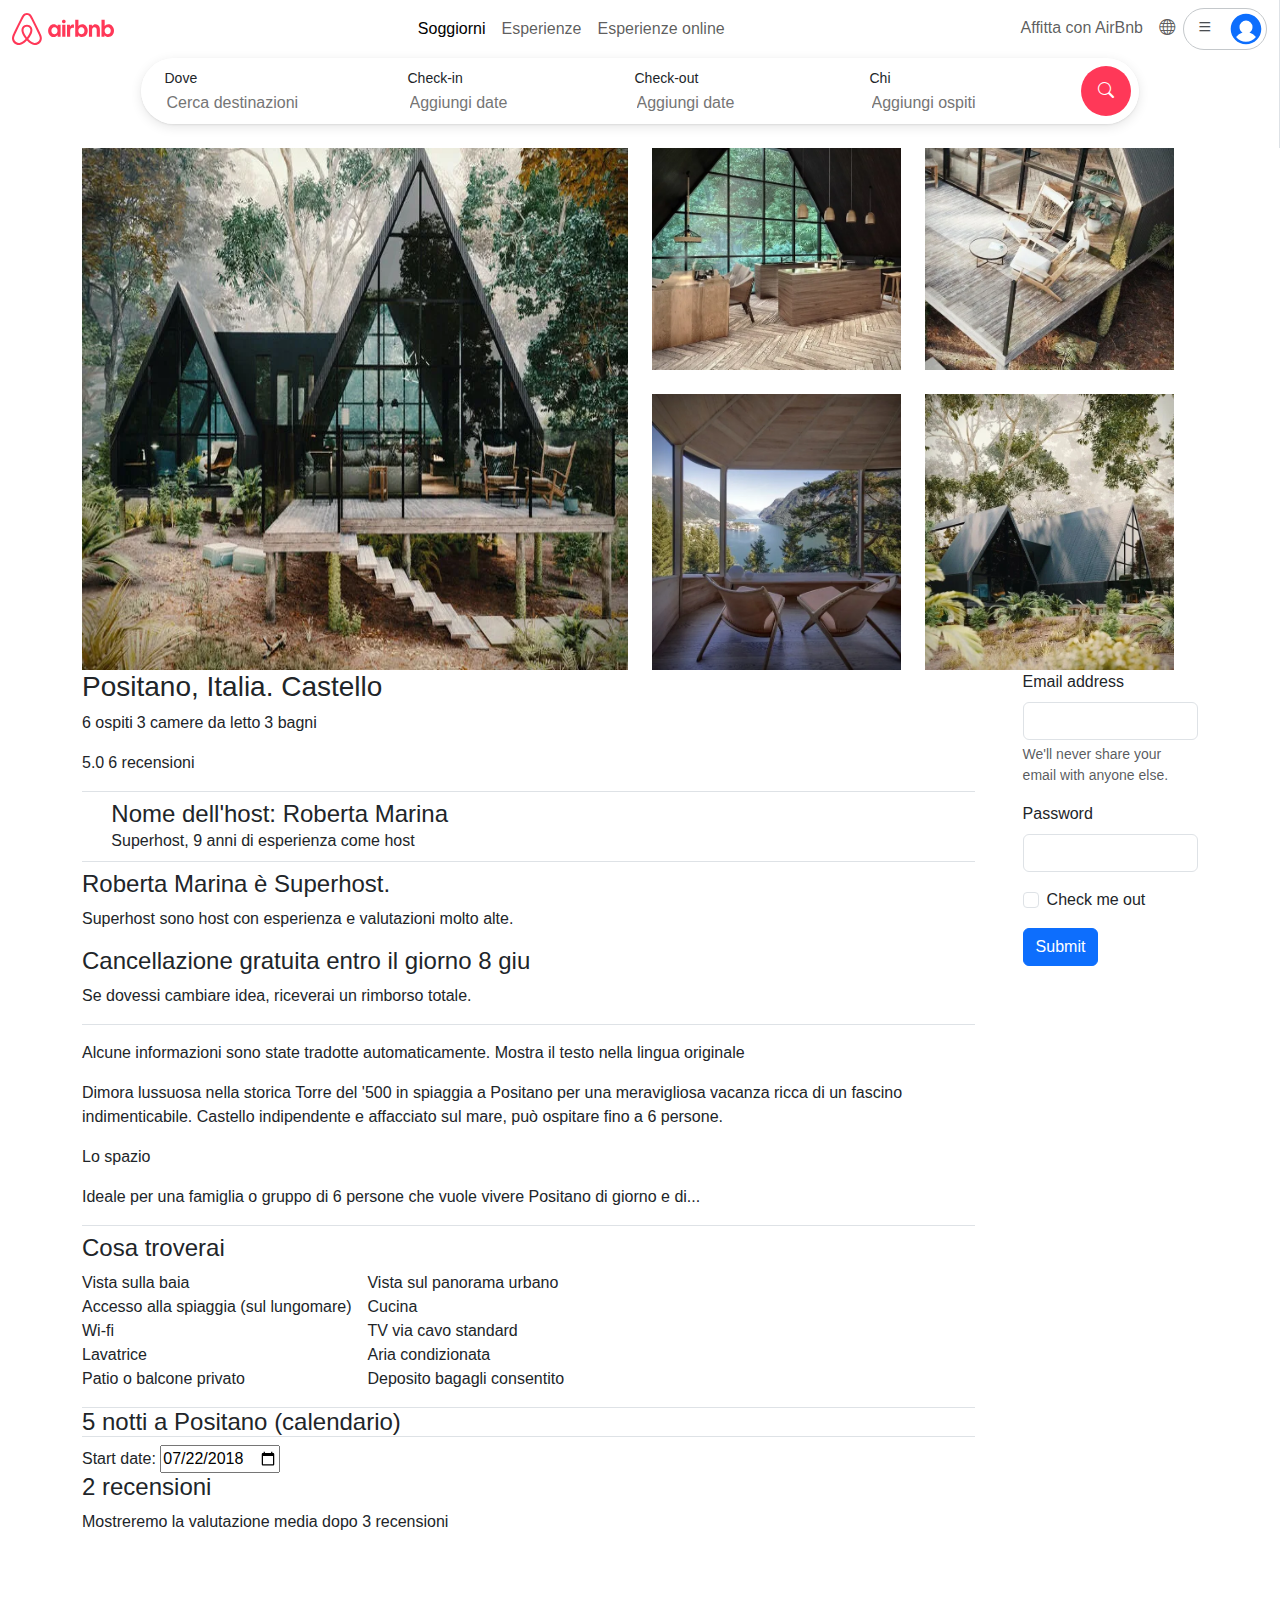
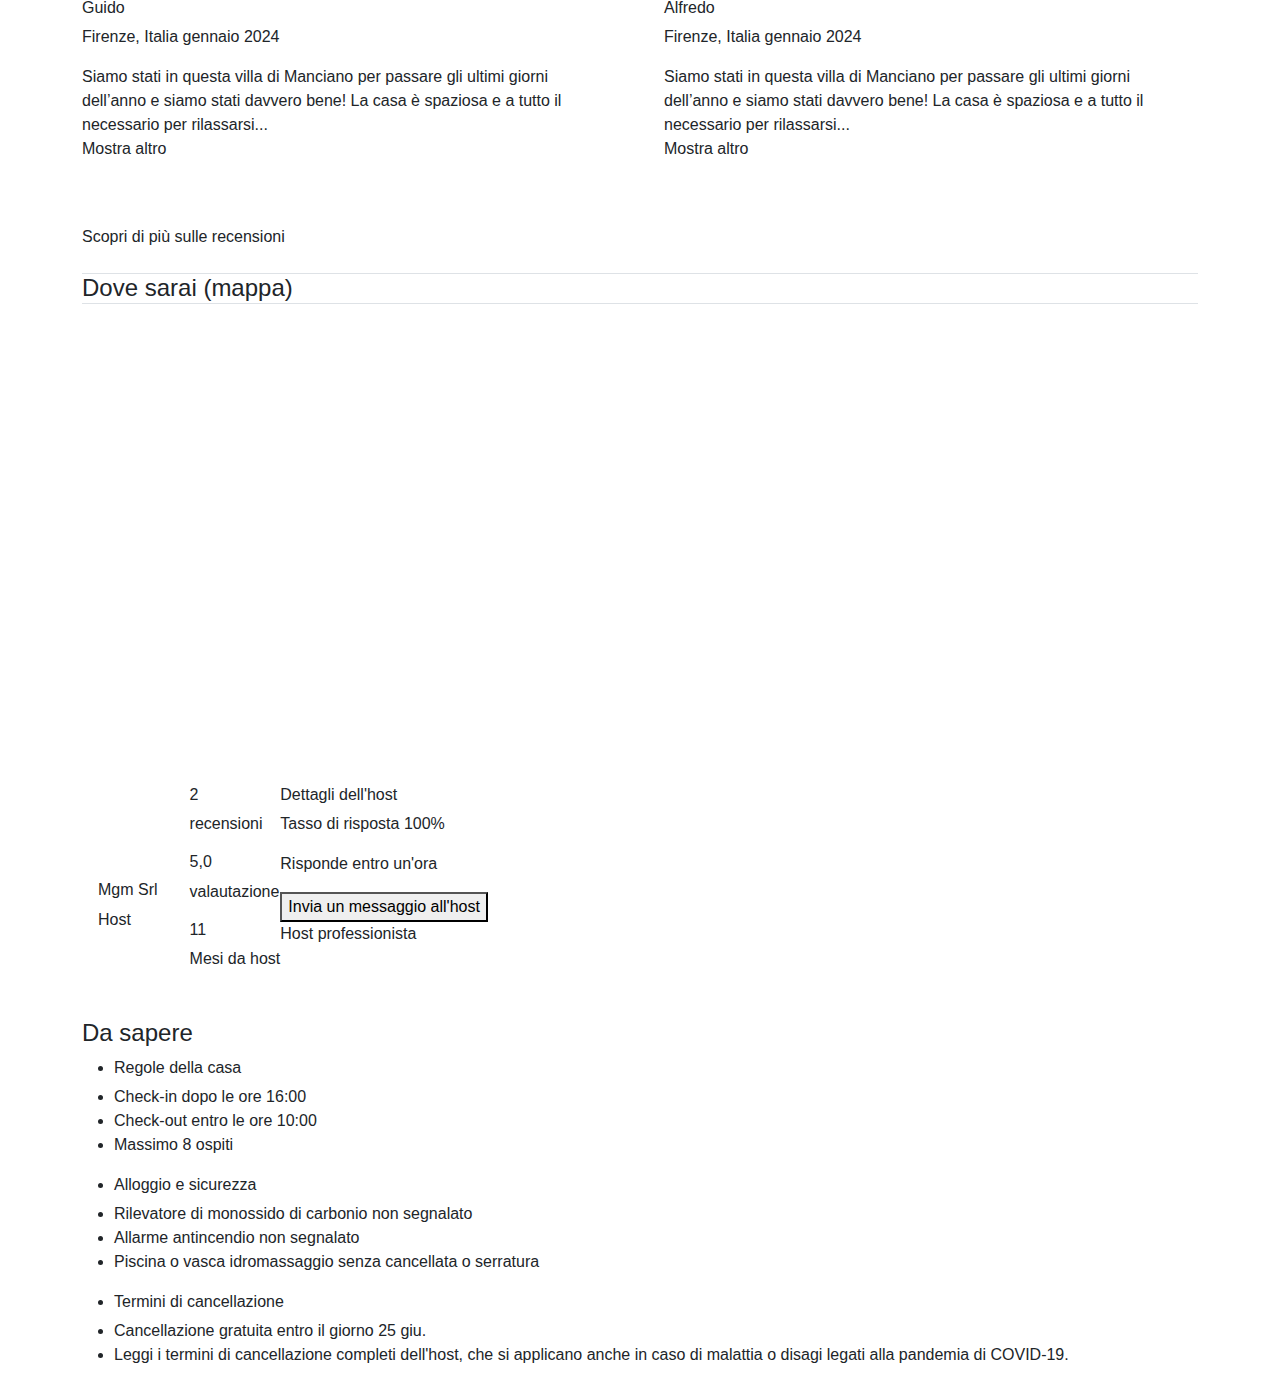
<file: index3Pag..html>
<!DOCTYPE html>
<html lang="en">

<head>
    <meta charset="UTF-8">
    <meta name="viewport" content="width=device-width, initial-scale=1.0">
    <title>AirBnb Clone</title>
    <link href="https://cdn.jsdelivr.net/npm/bootstrap@5.3.3/dist/css/bootstrap.min.css" rel="stylesheet"
        integrity="sha384-QWTKZyjpPEjISv5WaRU9OFeRpok6YctnYmDr5pNlyT2bRjXh0JMhjY6hW+ALEwIH" crossorigin="anonymous">
    <link rel="stylesheet" href="https://cdn.jsdelivr.net/npm/bootstrap-icons@1.11.3/font/bootstrap-icons.min.css">
    <link href="./assets/css/style.css" rel="stylesheet">
</head>

<body class="pagina-3">

    <div class="header-wrapper fixed-top bg-white">
        <header class="border-end">
          <nav class="navbar navbar-expand-lg ">
            <div class="container-fluid">
    
              <button class="navbar-toggler" type="button" data-bs-toggle="collapse"
                data-bs-target="#navbarSupportedContent" aria-controls="navbarSupportedContent" aria-expanded="false"
                aria-label="Toggle navigation">
                <span class="navbar-toggler-icon"></span>
              </button>
              <div class="collapse navbar-collapse justify-content-between" id="navbarSupportedContent">
                <a class="navbar-brand" href="#">
                  <svg width="102" height="32" style="display:block">
                    <path
                      d="M29.3864 22.7101C29.2429 22.3073 29.0752 21.9176 28.9157 21.5565C28.6701 21.0011 28.4129 20.4446 28.1641 19.9067L28.1444 19.864C25.9255 15.0589 23.5439 10.1881 21.0659 5.38701L20.9607 5.18316C20.7079 4.69289 20.4466 4.18596 20.1784 3.68786C19.8604 3.0575 19.4745 2.4636 19.0276 1.91668C18.5245 1.31651 17.8956 0.833822 17.1853 0.502654C16.475 0.171486 15.7005 -9.83959e-05 14.9165 4.23317e-08C14.1325 9.84805e-05 13.3581 0.171877 12.6478 0.503224C11.9376 0.834571 11.3088 1.31742 10.8059 1.91771C10.3595 2.46476 9.97383 3.05853 9.65572 3.68858C9.38521 4.19115 9.12145 4.70278 8.8664 5.19757L8.76872 5.38696C6.29061 10.1884 3.90903 15.0592 1.69015 19.8639L1.65782 19.9338C1.41334 20.463 1.16057 21.0102 0.919073 21.5563C0.75949 21.9171 0.592009 22.3065 0.448355 22.7103C0.0369063 23.8104 -0.094204 24.9953 0.0668098 26.1585C0.237562 27.334 0.713008 28.4447 1.44606 29.3804C2.17911 30.3161 3.14434 31.0444 4.24614 31.4932C5.07835 31.8299 5.96818 32.002 6.86616 32C7.14824 31.9999 7.43008 31.9835 7.71027 31.9509C8.846 31.8062 9.94136 31.4366 10.9321 30.8639C12.2317 30.1338 13.5152 29.0638 14.9173 27.5348C16.3194 29.0638 17.6029 30.1338 18.9025 30.8639C19.8932 31.4367 20.9886 31.8062 22.1243 31.9509C22.4045 31.9835 22.6864 31.9999 22.9685 32C23.8664 32.002 24.7561 31.8299 25.5883 31.4932C26.6901 31.0444 27.6554 30.3161 28.3885 29.3804C29.1216 28.4447 29.5971 27.3341 29.7679 26.1585C29.9287 24.9952 29.7976 23.8103 29.3864 22.7101ZM14.9173 24.377C13.1816 22.1769 12.0678 20.1338 11.677 18.421C11.5169 17.7792 11.4791 17.1131 11.5656 16.4573C11.6339 15.9766 11.8105 15.5176 12.0821 15.1148C12.4163 14.6814 12.8458 14.3304 13.3374 14.0889C13.829 13.8475 14.3696 13.7219 14.9175 13.7219C15.4655 13.722 16.006 13.8476 16.4976 14.0892C16.9892 14.3307 17.4186 14.6817 17.7528 15.1151C18.0244 15.5181 18.201 15.9771 18.2693 16.4579C18.3556 17.114 18.3177 17.7803 18.1573 18.4223C17.7661 20.1349 16.6526 22.1774 14.9173 24.377ZM27.7406 25.8689C27.6212 26.6908 27.2887 27.4674 26.7762 28.1216C26.2636 28.7759 25.5887 29.2852 24.8183 29.599C24.0393 29.9111 23.1939 30.0217 22.3607 29.9205C21.4946 29.8089 20.6599 29.5239 19.9069 29.0824C18.7501 28.4325 17.5791 27.4348 16.2614 25.9712C18.3591 23.3846 19.669 21.0005 20.154 18.877C20.3723 17.984 20.4196 17.0579 20.2935 16.1475C20.1791 15.3632 19.8879 14.615 19.4419 13.9593C18.9194 13.2519 18.2378 12.6768 17.452 12.2805C16.6661 11.8842 15.798 11.6777 14.9175 11.6777C14.0371 11.6777 13.1689 11.8841 12.383 12.2803C11.5971 12.6765 10.9155 13.2515 10.393 13.9589C9.94707 14.6144 9.65591 15.3624 9.5414 16.1465C9.41524 17.0566 9.4623 17.9822 9.68011 18.8749C10.1648 20.9993 11.4748 23.384 13.5732 25.9714C12.2555 27.4348 11.0845 28.4325 9.92769 29.0825C9.17468 29.5239 8.34007 29.809 7.47395 29.9205C6.64065 30.0217 5.79525 29.9111 5.0162 29.599C4.24581 29.2852 3.57092 28.7759 3.05838 28.1217C2.54585 27.4674 2.21345 26.6908 2.09411 25.8689C1.97932 25.0334 2.07701 24.1825 2.37818 23.3946C2.49266 23.0728 2.62663 22.757 2.7926 22.3818C3.0274 21.851 3.27657 21.3115 3.51759 20.7898L3.54996 20.7197C5.75643 15.9419 8.12481 11.0982 10.5894 6.32294L10.6875 6.13283C10.9384 5.64601 11.1979 5.14267 11.4597 4.6563C11.7101 4.15501 12.0132 3.68171 12.3639 3.2444C12.6746 2.86903 13.0646 2.56681 13.5059 2.35934C13.9473 2.15186 14.4291 2.04426 14.9169 2.04422C15.4047 2.04418 15.8866 2.15171 16.3279 2.35911C16.7693 2.56651 17.1593 2.86867 17.4701 3.24399C17.821 3.68097 18.1242 4.15411 18.3744 4.65538C18.6338 5.13742 18.891 5.63623 19.1398 6.11858L19.2452 6.32315C21.7097 11.0979 24.078 15.9415 26.2847 20.7201L26.3046 20.7631C26.5498 21.2936 26.8033 21.8419 27.042 22.382C27.2082 22.7577 27.3424 23.0738 27.4566 23.3944C27.7576 24.1824 27.8553 25.0333 27.7406 25.8689Z"
                      fill="#FF3858"></path>
                    <path
                      d="M41.6847 24.1196C40.8856 24.1196 40.1505 23.9594 39.4792 23.6391C38.808 23.3188 38.2327 22.8703 37.7212 22.2937C37.2098 21.7172 36.8263 21.0445 36.5386 20.3078C36.2509 19.539 36.123 18.7062 36.123 17.8093C36.123 16.9124 36.2829 16.0475 36.5705 15.2787C36.8582 14.51 37.2737 13.8373 37.7852 13.2287C38.2966 12.6521 38.9039 12.1716 39.6071 11.8513C40.3103 11.531 41.0455 11.3708 41.8765 11.3708C42.6756 11.3708 43.3788 11.531 44.0181 11.8833C44.6574 12.2037 45.1688 12.6841 45.5843 13.2927L45.6802 11.7232H48.6209V23.7992H45.6802L45.5843 22.0375C45.1688 22.6781 44.6254 23.1906 43.9222 23.575C43.2829 23.9274 42.5158 24.1196 41.6847 24.1196ZM42.4519 21.2367C43.0272 21.2367 43.5386 21.0765 44.0181 20.7882C44.4656 20.4679 44.8172 20.0515 45.1049 19.539C45.3606 19.0265 45.4884 18.4179 45.4884 17.7452C45.4884 17.0725 45.3606 16.4639 45.1049 15.9514C44.8492 15.4389 44.4656 15.0225 44.0181 14.7022C43.5706 14.3818 43.0272 14.2537 42.4519 14.2537C41.8765 14.2537 41.3651 14.4139 40.8856 14.7022C40.4382 15.0225 40.0866 15.4389 39.7989 15.9514C39.5432 16.4639 39.4153 17.0725 39.4153 17.7452C39.4153 18.4179 39.5432 19.0265 39.7989 19.539C40.0546 20.0515 40.4382 20.4679 40.8856 20.7882C41.3651 21.0765 41.8765 21.2367 42.4519 21.2367ZM53.6392 8.4559C53.6392 8.80825 53.5753 9.12858 53.4154 9.38483C53.2556 9.64109 53.0319 9.86531 52.7442 10.0255C52.4565 10.1856 52.1369 10.2497 51.8173 10.2497C51.4976 10.2497 51.178 10.1856 50.8903 10.0255C50.6026 9.86531 50.3789 9.64109 50.2191 9.38483C50.0592 9.09654 49.9953 8.80825 49.9953 8.4559C49.9953 8.10355 50.0592 7.78323 50.2191 7.52697C50.3789 7.23868 50.6026 7.04649 50.8903 6.88633C51.178 6.72617 51.4976 6.66211 51.8173 6.66211C52.1369 6.66211 52.4565 6.72617 52.7442 6.88633C53.0319 7.04649 53.2556 7.27072 53.4154 7.52697C53.5433 7.78323 53.6392 8.07152 53.6392 8.4559ZM50.2191 23.7672V11.6911H53.4154V23.7672H50.2191V23.7672ZM61.9498 14.8623V14.8943C61.79 14.8303 61.5982 14.7982 61.4383 14.7662C61.2466 14.7342 61.0867 14.7342 60.895 14.7342C60 14.7342 59.3287 14.9904 58.8812 15.535C58.4018 16.0795 58.178 16.8483 58.178 17.8413V23.7672H54.9817V11.6911H57.9223L58.0182 13.517C58.3379 12.8763 58.7214 12.3958 59.2648 12.0435C59.7762 11.6911 60.3835 11.531 61.0867 11.531C61.3105 11.531 61.5342 11.563 61.726 11.595C61.8219 11.6271 61.8858 11.6271 61.9498 11.6591V14.8623ZM63.2283 23.7672V6.72617H66.4247V13.2287C66.8722 12.6521 67.3836 12.2036 68.0229 11.8513C68.6622 11.531 69.3654 11.3388 70.1645 11.3388C70.9635 11.3388 71.6987 11.4989 72.3699 11.8193C73.0412 12.1396 73.6165 12.588 74.128 13.1646C74.6394 13.7412 75.0229 14.4139 75.3106 15.1506C75.5983 15.9194 75.7261 16.7522 75.7261 17.6491C75.7261 18.546 75.5663 19.4109 75.2787 20.1796C74.991 20.9484 74.5755 21.6211 74.064 22.2297C73.5526 22.8063 72.9453 23.2867 72.2421 23.6071C71.5389 23.9274 70.8037 24.0875 69.9727 24.0875C69.1736 24.0875 68.4704 23.9274 67.8311 23.575C67.1918 23.2547 66.6804 22.7742 66.2649 22.1656L66.169 23.7352L63.2283 23.7672ZM69.3973 21.2367C69.9727 21.2367 70.4841 21.0765 70.9635 20.7882C71.411 20.4679 71.7626 20.0515 72.0503 19.539C72.306 19.0265 72.4339 18.4179 72.4339 17.7452C72.4339 17.0725 72.306 16.4639 72.0503 15.9514C71.7626 15.4389 71.411 15.0225 70.9635 14.7022C70.5161 14.3818 69.9727 14.2537 69.3973 14.2537C68.822 14.2537 68.3106 14.4139 67.8311 14.7022C67.3836 15.0225 67.032 15.4389 66.7443 15.9514C66.4886 16.4639 66.3608 17.0725 66.3608 17.7452C66.3608 18.4179 66.4886 19.0265 66.7443 19.539C67 20.0515 67.3836 20.4679 67.8311 20.7882C68.3106 21.0765 68.822 21.2367 69.3973 21.2367ZM76.9408 23.7672V11.6911H79.8814L79.9773 13.2607C80.3289 12.6841 80.8084 12.2357 81.4157 11.8833C82.023 11.531 82.7262 11.3708 83.5253 11.3708C84.4203 11.3708 85.1874 11.595 85.8267 12.0115C86.4979 12.4279 87.0094 13.0365 87.361 13.8053C87.7126 14.574 87.9043 15.5029 87.9043 16.56V23.7992H84.708V16.9764C84.708 16.1436 84.5162 15.4709 84.1326 14.9904C83.7491 14.51 83.2376 14.2537 82.5664 14.2537C82.0869 14.2537 81.6714 14.3498 81.2878 14.574C80.9362 14.7982 80.6486 15.0865 80.4248 15.503C80.2011 15.8873 80.1052 16.3678 80.1052 16.8483V23.7672H76.9408V23.7672ZM89.5025 23.7672V6.72617H92.6989V13.2287C93.1464 12.6521 93.6578 12.2036 94.2971 11.8513C94.9364 11.531 95.6396 11.3388 96.4387 11.3388C97.2378 11.3388 97.9729 11.4989 98.6442 11.8193C99.3154 12.1396 99.8907 12.588 100.402 13.1646C100.914 13.7412 101.297 14.4139 101.585 15.1506C101.873 15.9194 102 16.7522 102 17.6491C102 18.546 101.841 19.4109 101.553 20.1796C101.265 20.9484 100.85 21.6211 100.338 22.2297C99.8268 22.8063 99.2195 23.2867 98.5163 23.6071C97.8131 23.9274 97.0779 24.0875 96.2469 24.0875C95.4478 24.0875 94.7446 23.9274 94.1053 23.575C93.466 23.2547 92.9546 22.7742 92.5391 22.1656L92.4432 23.7352L89.5025 23.7672ZM95.7035 21.2367C96.2788 21.2367 96.7903 21.0765 97.2697 20.7882C97.7172 20.4679 98.0688 20.0515 98.3565 19.539C98.6122 19.0265 98.7401 18.4179 98.7401 17.7452C98.7401 17.0725 98.6122 16.4639 98.3565 15.9514C98.1008 15.4389 97.7172 15.0225 97.2697 14.7022C96.8222 14.3818 96.2788 14.2537 95.7035 14.2537C95.1281 14.2537 94.6167 14.4139 94.1373 14.7022C93.6898 15.0225 93.3382 15.4389 93.0505 15.9514C92.7628 16.4639 92.6669 17.0725 92.6669 17.7452C92.6669 18.4179 92.7948 19.0265 93.0505 19.539C93.3062 20.0515 93.6898 20.4679 94.1373 20.7882C94.6167 21.0765 95.0962 21.2367 95.7035 21.2367Z"
                      fill="#FF3858"></path>
                  </svg>
                </a>
    
                <ul class="navbar-nav mb-2 mb-lg-0">
                  <li class="nav-item">
                    <a class="nav-link active" aria-current="page" href="#">Soggiorni</a>
                  </li>
                  <li class="nav-item">
                    <a class="nav-link" href="#">Esperienze</a>
                  </li>
                  <li class="nav-item">
                    <a class="nav-link" href="#">Esperienze online</a>
                  </li>
                </ul>
                <div class="right-menu-wrapper d-flex ">
                  <ul class="navbar-nav mb-2 mb-lg-0">
                    <li class="nav-item">
                      <a class="nav-link" href="#">Affitta con AirBnb</a>
                    </li>
                    <li class="nav-item">
                      <a class="nav-link" href="#"><i class="bi bi-globe"></i></a>
                    </li>
                    <li class="nav-item d-flex rounded-pill  border border-secondary-subtle">
                      <div class="dropdown-center">
                        <button class="btn " type="button" data-bs-toggle="dropdown" aria-expanded="false">
                          <i class="bi bi-list"></i>
                        </button>
                        <ul class="dropdown-menu p-0 ">
                          <li><a class="dropdown-item" href="#">Registrati</a></li>
                          <li><a class="dropdown-item" href="#">Accedi</a></li>
                          <li><a class="dropdown-item p-0" href="#">
                              <hr>
                            </a></li>
                          <li><a class="dropdown-item" href="#">Gift Card</a></li>
                          <li><a class="dropdown-item" href="#">Affitta con AirBnb</a></li>
                          <li><a class="dropdown-item" href="#">Centro assistenza</a></li>
                        </ul>
                      </div>
                      <a href="#" class="p-1">
                        <svg xmlns="http://www.w3.org/2000/svg" viewBox="0 0 32 32" aria-hidden="true" role="presentation"
                          focusable="false" style="display: block; height: 32px; width: 32px; fill: currentcolor;">
                          <path
                            d="M16 .7C7.56.7.7 7.56.7 16S7.56 31.3 16 31.3 31.3 24.44 31.3 16 24.44.7 16 .7zm0 28c-4.02 0-7.6-1.88-9.93-4.81a12.43 12.43 0 0 1 6.45-4.4A6.5 6.5 0 0 1 9.5 14a6.5 6.5 0 0 1 13 0 6.51 6.51 0 0 1-3.02 5.5 12.42 12.42 0 0 1 6.45 4.4A12.67 12.67 0 0 1 16 28.7z">
                          </path>
                        </svg>
                      </a>
    
    
                    </li>
                  </ul>
    
                </div>
    
              </div>
    
            </div>
    
          </nav>
          <div class="big-searchbar d-flex justify-content-center w-100">
            <div class="form-wrapper rounded-pill bg-white  mb-4">
              <form action="post" class="d-flex">
                <div class="form-element rounded-pill d-flex flex-column px-4 py-2">
                  <label for="dove"><small>Dove</small></label>
                  <input type="text" class="border-0" placeholder="Cerca destinazioni">
                </div>
                <div class="form-element rounded-pill d-flex flex-column p-2">
                  <label for="check-in"><small>Check-in</small></label>
                  <input type="text" class="border-0" placeholder="Aggiungi date">
                </div>
                <div class="form-element rounded-pill d-flex flex-column p-2">
                  <label for="check-out"><small>Check-out</small></label>
                  <input type="text" class="border-0" placeholder="Aggiungi date">
                </div>
                <div class="form-element rounded-pill d-flex flex-row ps-3 pe-2 py-2">
                  <div class="last-item-wrapper d-flex flex-column ">
                    <label for="chi"><small>Chi</small></label>
                    <input type="text" class="border-0" placeholder="Aggiungi ospiti">
                  </div>
    
                  <button type="button" class="btn air-red-bg text-white rounded-circle px-3 py-0"><i
                      class="bi bi-search"></i></button>
                </div>
              </form>
    
            </div>
          </div>
    
        </header>
      </div>
    <div class="container mt-5">
        <h2><span>Casa con piscina ed aria condizionata</h2>

        <div class="row">
            <div class="col-6">
                <img src="./assets/img/1.webp" alt="bnbplace" class="w-100 h-100" />
            </div>

            <div class="col-6 row d-flex">
                <div class="col-6 pb-4">
                    <img src="./assets/img/2.webp" alt="bnbplace" class="w-100 h-100" />
                </div>

                <div class="col-6 pb-4">
                    <img src="./assets/img/3.webp" alt="bnbplace" class="w-100 h-100" />
                </div>

                <div class="col-6">
                    <img src="./assets/img/4.webp" alt="bnbplace" class="w-100 h-100" />
                </div>

                <div class="col-6">
                    <img src="./assets/img/5.webp" alt="bnbplace" class="w-100 h-100" />
                </div>
            </div>

        </div>
    </div>
    <div class="d-flex justify-content-between container">
        <div id="firstblock" class="me-5">

            <div class="border-bottom">
                <h3>Positano, Italia. Castello</h3>
                <ul class="d-flex list-unstyled">
                    <li class="pe-1">6 ospiti</li>
                    <li class="pe-1">3 camere da letto</li>
                    <li>3 bagni</li>
                </ul>
                <ul class="d-flex list-unstyled">
                    <li class="pe-1">5.0</li>
                    <li>6 recensioni</li>
                </ul>
            </div>

            <ul class="d-flex flex-column list-unstyled">
                <li class="pt-2 pb-2 d-flex">
                  <p class="imm-an text-white text-center">M</p>
                  <ul class="d-flex flex-column list-unstyled ps-3">
                    <li>
                      <h4 class="pb-0 mb-0">Nome dell'host: Roberta Marina</h4>
                    </li>
                    <li>Superhost, 9 anni di esperienza come host</li>
                  </ul>
                </li>
                <li class="border-top pt-2">
                    <h4>Roberta Marina è Superhost.</h4>
                    <p>Superhost sono host con esperienza e valutazioni molto alte.</p>
                </li>
                <li class="border-bottom">
                    <h4>Cancellazione gratuita entro il giorno 8 giu</h4>
                    <p>Se dovessi cambiare idea, riceverai un rimborso totale.</p>
                </li>
            </ul>

            <p>Alcune informazioni sono state tradotte automaticamente. Mostra il testo nella lingua originale</p>
            <p>Dimora lussuosa nella storica Torre del '500 in spiaggia a Positano per una meravigliosa vacanza ricca di
                un fascino indimenticabile. Castello indipendente e affacciato sul mare, può ospitare fino a 6 persone.
            </p>
            <p>
            <p>Lo spazio</p>
            Ideale per una famiglia o gruppo di 6 persone che vuole vivere Positano di giorno e di...</p>

            <div class="border-bottom pt-2 border-top">
                <h4>Cosa troverai</h4>
                <ul class="d-flex list-unstyled">
                    <li class="pe-3">
                        <ul class="list-unstyled">
                            <li>Vista sulla baia</li>
                            <li>Accesso alla spiaggia (sul lungomare)</li>
                            <li>Wi-fi</li>
                            <li>Lavatrice</li>
                            <li>Patio o balcone privato</li>
                        </ul>
                    </li>

                    <li>
                        <ul class="list-unstyled">
                            <li>Vista sul panorama urbano</li>
                            <li>Cucina</li>
                            <li>TV via cavo standard</li>
                            <li>Aria condizionata</li>
                            <li>Deposito bagagli consentito</li>
                        </ul>
                    </li>
                </ul>
            </div>
            <div>
            <h4 class="border-bottom">5 notti a Positano (calendario)</h4>
            <label for="start">Start date:</label>

            <input type="date" id="start" name="trip-start" value="2018-07-22" min="2018-01-01" max="2018-12-31" />
          </div>
        </div>
        <div class="second-bl">
            <form id="form">
                <div class="mb-3">
                    <label for="exampleInputEmail1" class="form-label">Email address</label>
                    <input type="email" class="form-control" id="exampleInputEmail1" aria-describedby="emailHelp">
                    <div id="emailHelp" class="form-text">We'll never share your email with anyone else.</div>
                </div>
                <div class="mb-3">
                    <label for="exampleInputPassword1" class="form-label">Password</label>
                    <input type="password" class="form-control" id="exampleInputPassword1">
                </div>
                <div class="mb-3 form-check">
                    <input type="checkbox" class="form-check-input" id="exampleCheck1">
                    <label class="form-check-label" for="exampleCheck1">Check me out</label>
                </div>
                <button type="submit" class="btn btn-primary">Submit</button>
            </form>
        </div>
    </div>
    <div class="container"> 
      <h4>2 recensioni</h4>
      <p>Mostreremo la valutazione media dopo 3 recensioni</p>
      <div class="d-flex">
        <ul class="pt-5 pb-5 pe-5 list-unstyled">
          <li>
            <div>
              <h6>Guido</h6>
              <p>Firenze, Italia <span>gennaio 2024</span></p>
            </div>
          </li>

          <li>Siamo stati in questa villa di Manciano per passare gli ultimi giorni dell’anno e siamo stati davvero bene!
            La casa è spaziosa e a tutto il necessario per rilassarsi...</li>
          <li>Mostra altro</li>
        </ul>
        <ul class="p-5 list-unstyled">
          <li>
            <div>
              <h6>Alfredo</h6>
              <p>Firenze, Italia <span>gennaio 2024</span></p>
            </div>
          </li>
          <li>Siamo stati in questa villa di Manciano per passare gli ultimi giorni dell’anno e siamo stati davvero bene!
            La casa è spaziosa e a tutto il necessario per rilassarsi...</li>
          <li>Mostra altro</li>
        </ul>
       
      </div>
      <p class="border-bottom pb-4 mb-0">Scopri di più sulle recensioni</p>

      <div>
      <h4 class="px-0 mx-0 border-bottom">Dove sarai (mappa)</h4>
      <iframe src="https://www.google.com/maps/embed?pb=!1m18!1m12!1m3!1d2970.9765399536295!2d12.4773935!3d41.871851199999995!2m3!1f0!2f0!3f0!3m2!1i1024!2i768!4f13.1!3m3!1m2!1s0x132f6173fb8c8ea7%3A0x1a413c9507f97391!2sEPICODE!5e0!3m2!1sit!2sit!4v1715794480561!5m2!1sit!2sit" width="100%" height="450" style="border:0;" allowfullscreen="" loading="lazy" referrerpolicy="no-referrer-when-downgrade"></iframe>
    </div>
      </div>

      
    </div>

    <div class="container">
      <div>
        <div class="d-flex p-3">
          <div class="d-flex justify-content-between align-items-center">
          <div class="d-flex flex-column"><p class="imm-an text-white text-center">M</p><h6>Mgm Srl</h6><p>Host</p></div>
          <ul class="dflex flex-column"><li class="d-flex flex-column"><h6>2</h6><p>recensioni</p></li>
            <li class="d-flex flex-column"><h6>5,0</h6><p>valautazione</p></li> <li class="d-flex flex-column"><h6>11</h6><p>Mesi da host</p></li></ul>
        </div>
        <ul class="list-unstyled">
          <li><h6>Dettagli dell'host</h6></li>
          <li><p>Tasso di risposta 100%</p>
              <p>Risponde entro un'ora</p></li>
          <li><button>Invia un messaggio all'host</button></li>
          <li>Host professionista</li>
        </ul>
      </div>
      <h4>Da sapere</h4>
      <ul><li><h6>Regole della casa</h6></li> <li>Check-in dopo le ore 16:00</li> <li>Check-out entro le ore 10:00</li> 
          <li>Massimo 8 ospiti</li>
      </ul>
      <ul><li><h6>Alloggio e sicurezza</h6></li> <li>Rilevatore di monossido di carbonio non segnalato</li> <li>Allarme antincendio non segnalato</li> <li>Piscina o vasca idromassaggio senza cancellata o serratura</li></ul>
      <ul><li><h6>Termini di cancellazione</h6></li> <li>Cancellazione gratuita entro il giorno 25 giu.</li> <li>Leggi i termini di cancellazione completi dell'host, che si applicano anche in caso di malattia o disagi legati alla pandemia di COVID-19.</li></ul>
    </div>
    <script src="https://cdn.jsdelivr.net/npm/bootstrap@5.3.3/dist/js/bootstrap.bundle.min.js"
        integrity="sha384-YvpcrYf0tY3lHB60NNkmXc5s9fDVZLESaAA55NDzOxhy9GkcIdslK1eN7N6jIeHz"
        crossorigin="anonymous"></script>
    <sript src="./assets/script/script.js"></sript>
</body>

</html>
</file>
<file: assets/css/style.css>
/* UTILITIES */
:root {
    --air-red: #FF3858;
}

.air-red-bg {
    background-color: var(--air-red);
}

.container-fluid-max {
    max-width: 1920px;
}

/* HEADER */
body.pagina-1 .navbar-nav li a,
body.pagina-1 .navbar-nav li a.active {
    color: white;
}

body.pagina-1 .dropdown-menu li a {
    color: initial;
}

body.pagina-1.scrolled .navbar-nav li a,
body.pagina-1.scrolled .navbar-nav li a.active {
    color: initial;
}

body .navbar-brand svg path {
    transition: all .5s ease-in-out .5s;
}

body.scrolled .navbar-brand svg path {
    fill: var(--air-red);
    transition: all .5s ease-in-out .5s;
}

header.bg-white {
    transition: all 1s ease-in-out .5s, transform 1s ease-in-out;
}

.big-searchbar {
    opacity: 1;
    height: 100%;
    transform: translateY(0);
    transition: all 1s ease-in-out, transform 1s ease-in-out;

}

.big-searchbar.hide-me {
    opacity: 0;
    height: 0;
    transform: translateY(-50px);
}

.big-searchbar .form-wrapper {
    border: 50%;
    box-shadow: 0 3px 12px 0 rgba(0, 0, 0, 0.1), 0 1px 2px 0 rgba(0, 0, 0, 0.08);
}

.form-element,
.form-element form.rounded-0 {
    background-color: #ffffff;
    transition: background-color .5s ease-in-out;
}

.form-element:hover,
.form-element:hover form.rounded-0 {
    background-color: #eeeeee !important;
}

/* mobile header */
#mobile-header {
    gap: 1rem;
}

.fake-form {
    box-shadow: 0 3px 10px rgba(0 0 0 / 0.1);
    gap: 1rem;
}

.fake-label {
    line-height: .75rem;
}

.fake-input {
    color: #ccc;
}

.mobile-settings {
    width: 53px !important;
    height: 48px;
    display: flex;
    justify-content: center;
    align-items: center;
}

/* HOME */
.hero-setion {
    min-height: 75vh;
    background-color: black;
    background-image: url('../img/home.jpg');
    background-size: cover;
    background-position: center;
}

/*.imm-an {
    height: 40px;
    width: 40px;
    background-color: black;
    border-radius: 50%;
}*/

/* MAIN */
.carousel-indicators [data-bs-target] {
    width: 10px;
    height: 10px;
    border-radius: 50%;
}

.titCard {
    font-weight: bold;
    font-size: larger;
    margin-bottom: 0;
}

.descrizione {
    font-size: small;
    color: grey;
    margin-bottom: 0;
}

.voto svg {
    width: 15px;
    height: 15px;
    margin-bottom: 5px;
}

.card-img-top {
    border-radius: 5%;
}

.card {
    border: none;
}

.carosello {
    /*  transition: transform 1s linear; */
    transition: transform 1s cubic-bezier(0.445, 0.05, 0.55, 0.95)
}

.hidden {
    transform: translateX(-110%);
}

/*andreaprimo.16/05*/
.im-1 {
    background-image: url(../img/propic.png);
    background-size: cover;
    border-radius: 50%;
    height: 45px;
    width: 45px;
}

.fa-person-swimming,
.fa-key,
.fa-location-dot {
    font-size: 1.7em;
}

.p-icon {
    padding: 0.25rem 0.25rem 0.75rem 0.75rem;
}

.p-and {
    background-color: bisque;
    border-radius: 10px;
}

.a-and {
    border: 1px solid black;
    border-radius: 10px;
    text-decoration: none;
    padding-left: 2px;
    padding-right: 2px;
    color: black;
}

#calendar {
    max-width: 650px;
    margin: 20px 0px;
    color: black;
}

.stto-and {
    top: 60px;
    margin-bottom: 20px;
}

.and {
    height: 1px;
    width: 50px;
    background-color: black;
    opacity: 0.5;
}

.and-o {
    height: 1px;
    width: 50px;
    background-color: black;
    opacity: 1;
}

/*#firstblock {
    max-width: 65%;
}


#form {
    max-width: 35%;
   
}*/

.a-link {
    text-decoration: none;
    padding-left: 2px;
    padding-right: 2px;
    color: black;
}

.br-10 {
    border-radius: 10px;
}

.bgand-host {
    background-color: bisque;
}

.luoghi {
    margin: 20px
}

.luoghi a {
    color: gray;
    text-decoration: none;
}

.luoghi a span {
    color: black;
}

.tap-link {
    color: black !important;
}

#footer {
    margin-top: 40px;
    background-color: rgb(226, 225, 224);
}

.footerClass {
    text-decoration: none;
    color: gray;
}

.footerClass span {
    color: black;
}

footer {
    padding: 10px;

}

footer a {
    text-decoration: none;
    color: black;
}

footer span {
    padding: 3px;
}

/*button main
.btn-main {
    left: 25%;
    top: 80%;
    padding: 20px 40px;

    max-width: 200px;
}*/

/* carosello icone */

#caro .carousel-control-next {justify-content: end;}

#caro .carousel-control-next-icon {
    background-image: url(../img/right.svg);
}

/* #caro .carousel-control-prev.hidden {display: none;}

#caro .carousel-control-next.hidden {display: none;} */

#caro .carousel-control-prev {justify-content: start;}

#caro .carousel-control-prev-icon {
    background-image: url(../img/left.svg);
}

#caro .icon-wrapper {
    display: flex;
    flex-direction: column;
    align-items: center;
    text-align: center;
}

#caro .icon-wrapper h4 {font-size: .75rem;}

/* carosello icone mobile */

@media screen and (max-width:600px){
    #caro .icon-group {
        flex-wrap: nowrap;
        overflow-x: hidden;
    }

    #caro .icon-wrapper {
        min-width: 80px;
    }
}

.form-control:focus {
    color: var(--bs-body-color);
    background-color: var(--bs-body-bg);
    border-color: var(--air-red);
    outline: 0;
    box-shadow: 0 0 0 .1rem var(--air-red);
}

.and-form-1 {
    border-top-left-radius: 7px;
    border-top-right-radius: 0px;
    border-bottom-right-radius: 0px;
    border-bottom-left-radius: 0px;

}

.and-form-2 {
    border-top-left-radius: 0px;
    border-bottom-right-radius: 0px;
    border-bottom-left-radius: 0px;
    border-top-right-radius: 7px;
}

.and-form-3 {
    border-top-left-radius: 0px;
    border-bottom-right-radius: 7px;
    border-bottom-left-radius: 7px;
    border-top-right-radius: 0px;
}

.form-select:focus {
    border-color: var(--air-red);
    box-shadow: 0 0 0 .1rem var(--air-red);
}

.form-an {
    box-shadow: 0 0 0 .1rem var(--air-red);
    border-radius: 10px;
}

body {
    font-family: Circular, -apple-system, BlinkMacSystemFont, Roboto, Helvetica Neue, sans-serif;
}

@media only screen and (min-width:768px) {
    .br-img {
        border-top-left-radius: 20px;
        border-bottom-left-radius: 20px;
    }

    .br-img-1 {
        border-top-right-radius: 20px;

    }

    .br-img-2 {
        border-bottom-right-radius: 20px;
    }
}

.text-and {
    color: var(--air-red);
    opacity: 0.6;
}

.fa-pump-medical,
.fa-keyboard,
.fa-comment,
.fa-book,
.fa-tag,
.fa-thumbs-up {
    font-size: 1.4rem;
}

.bord-n {
    border: none !important;
}
</file>
